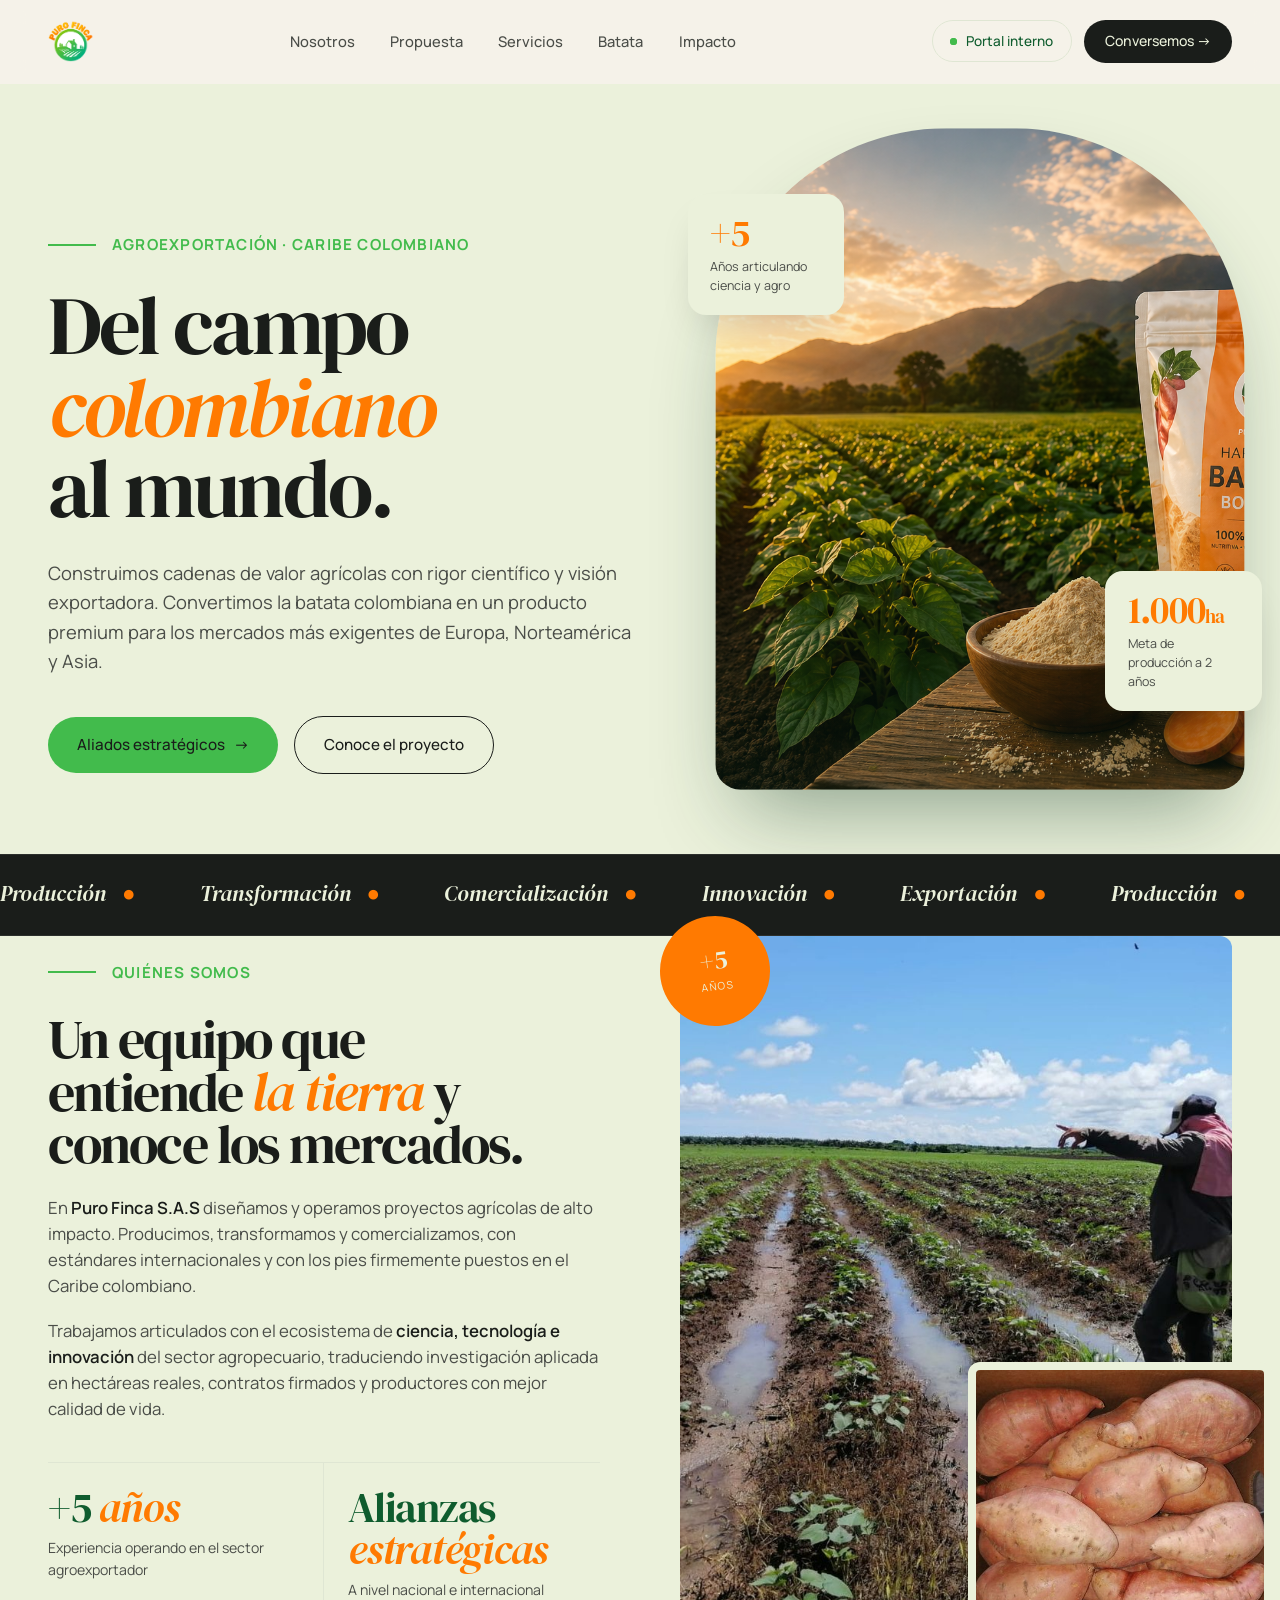
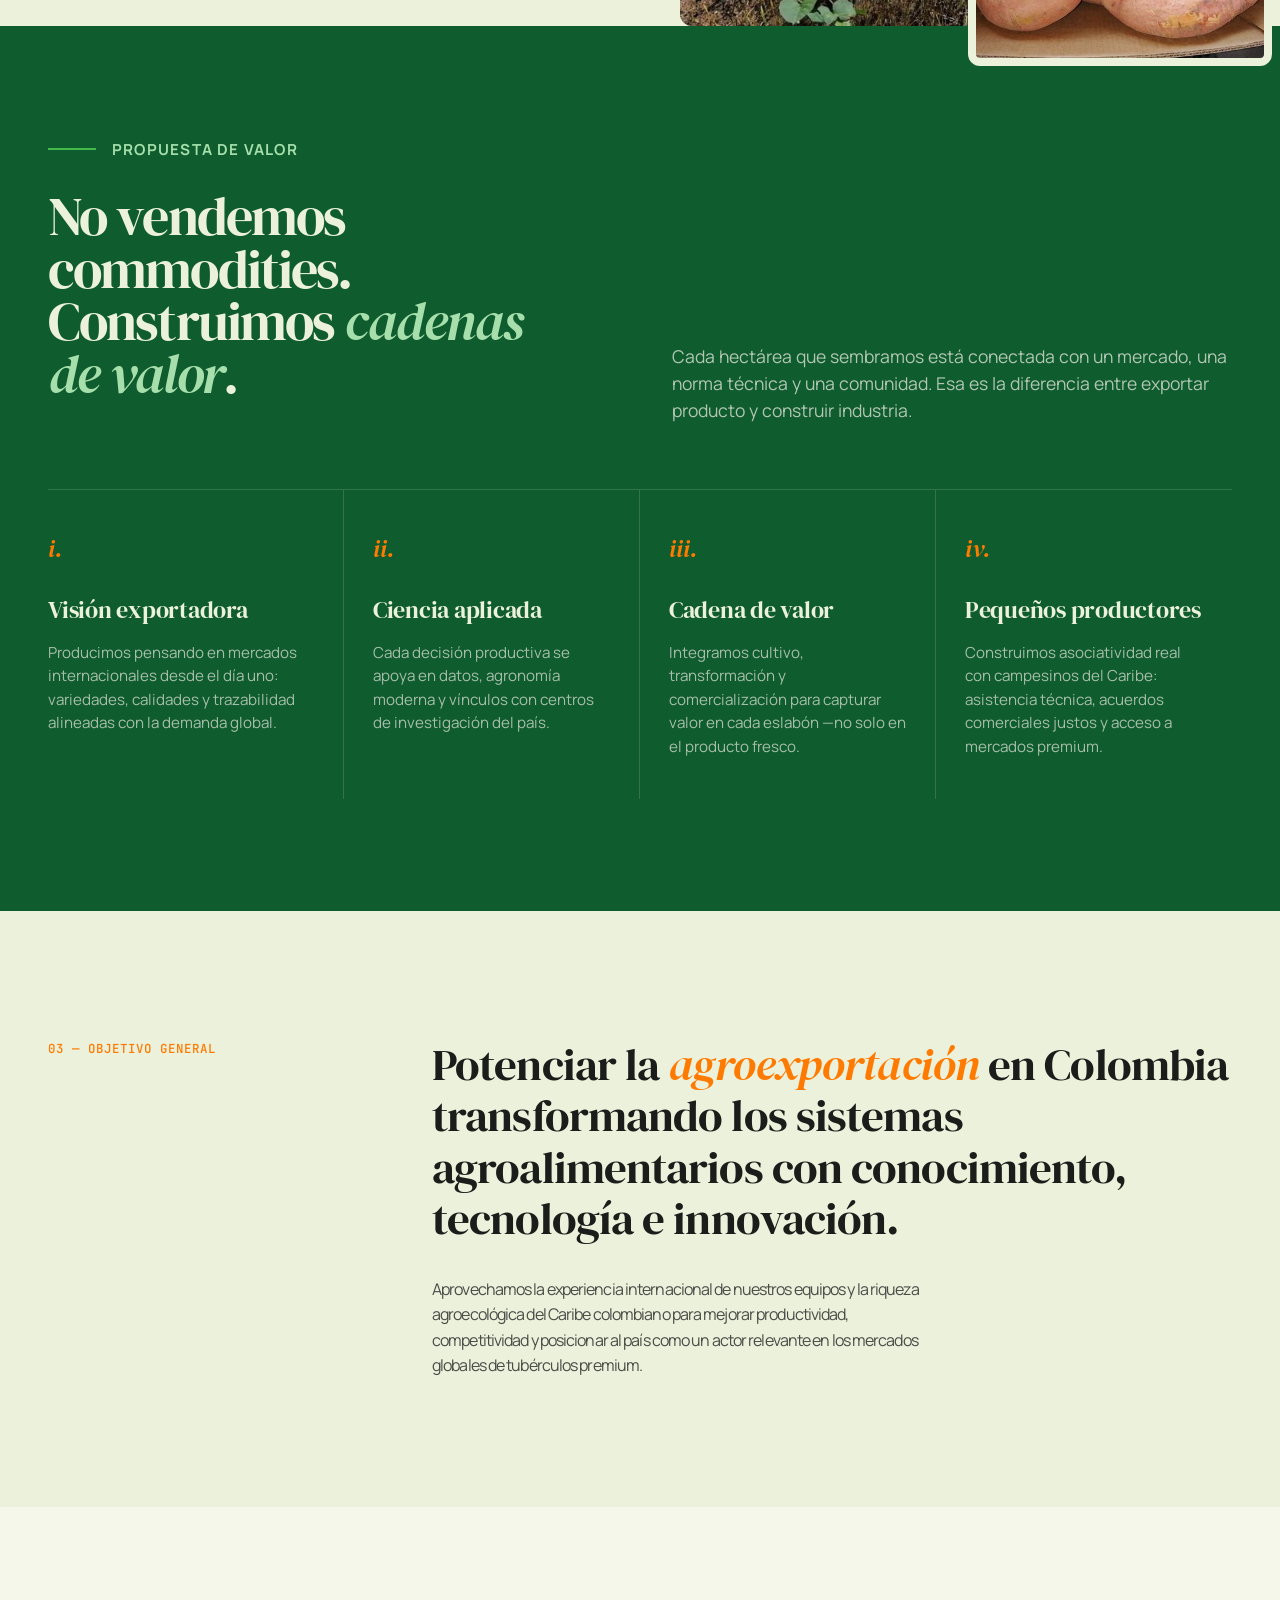
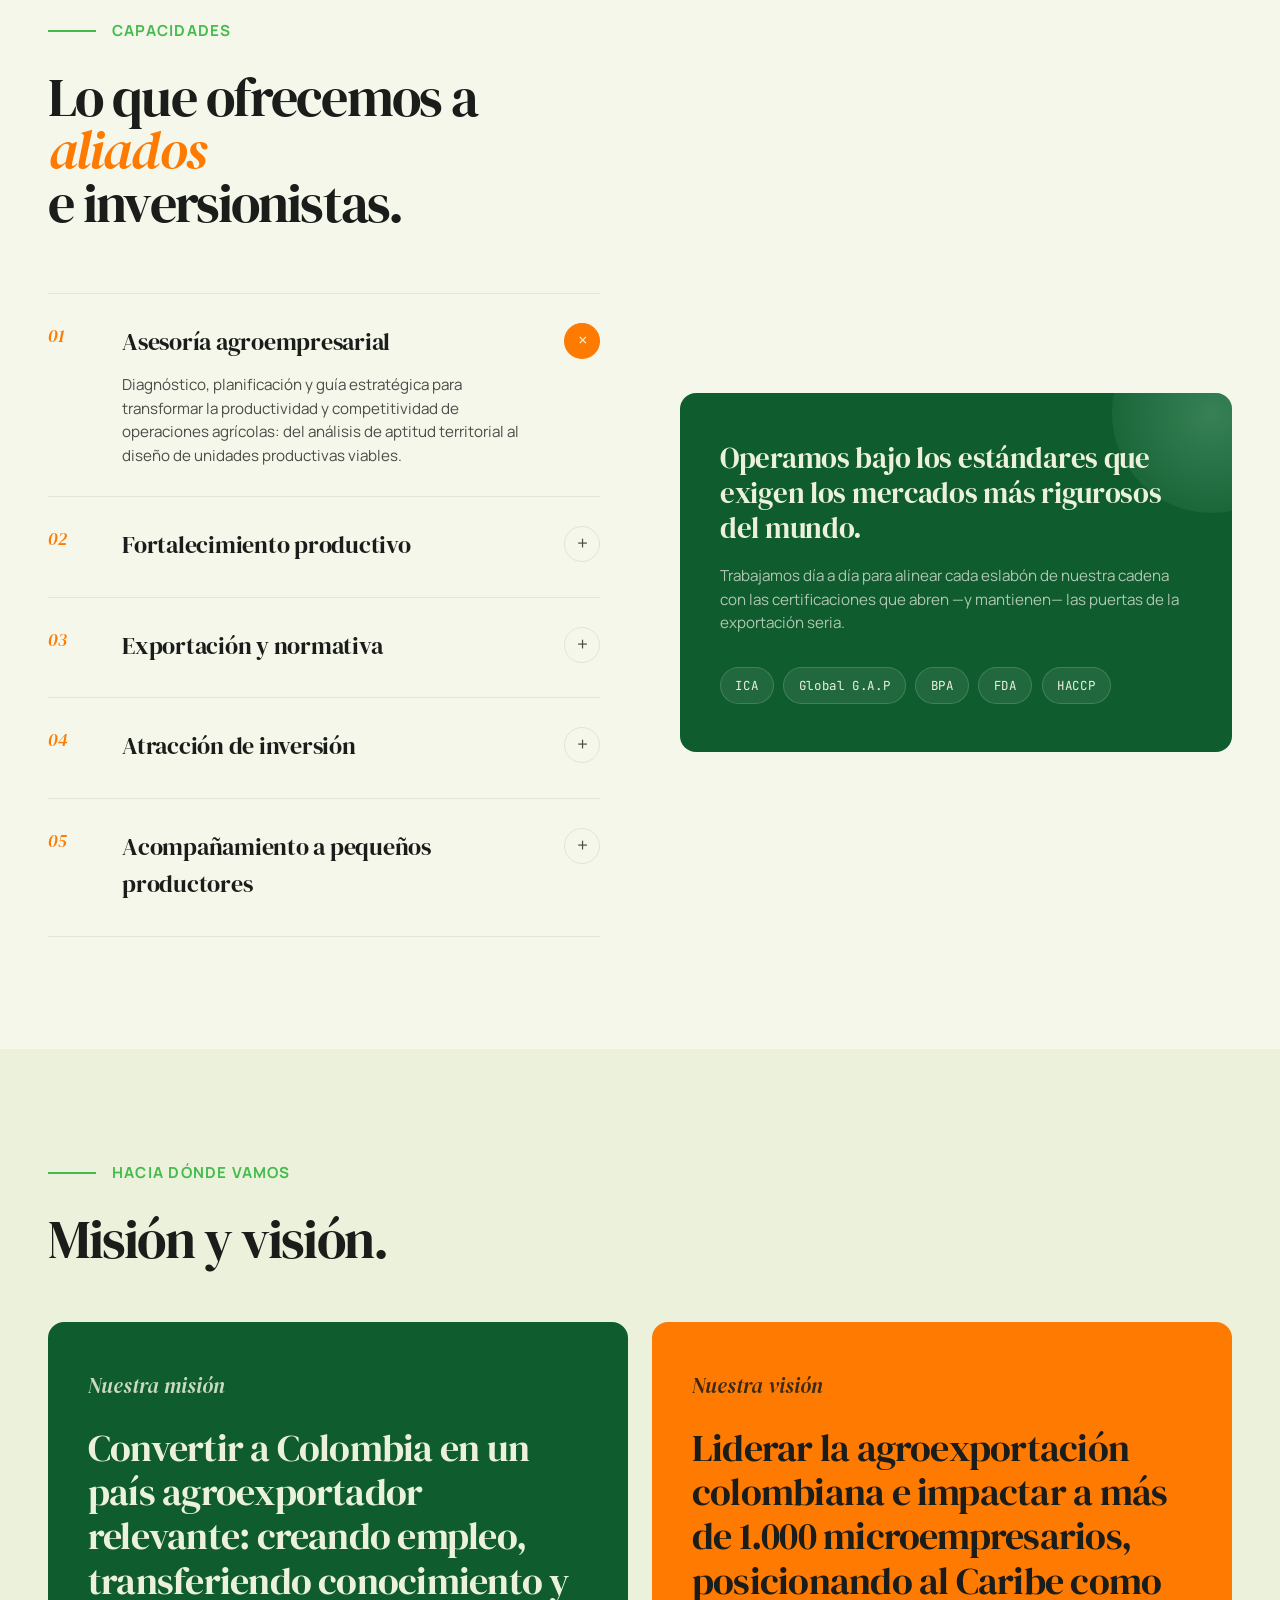
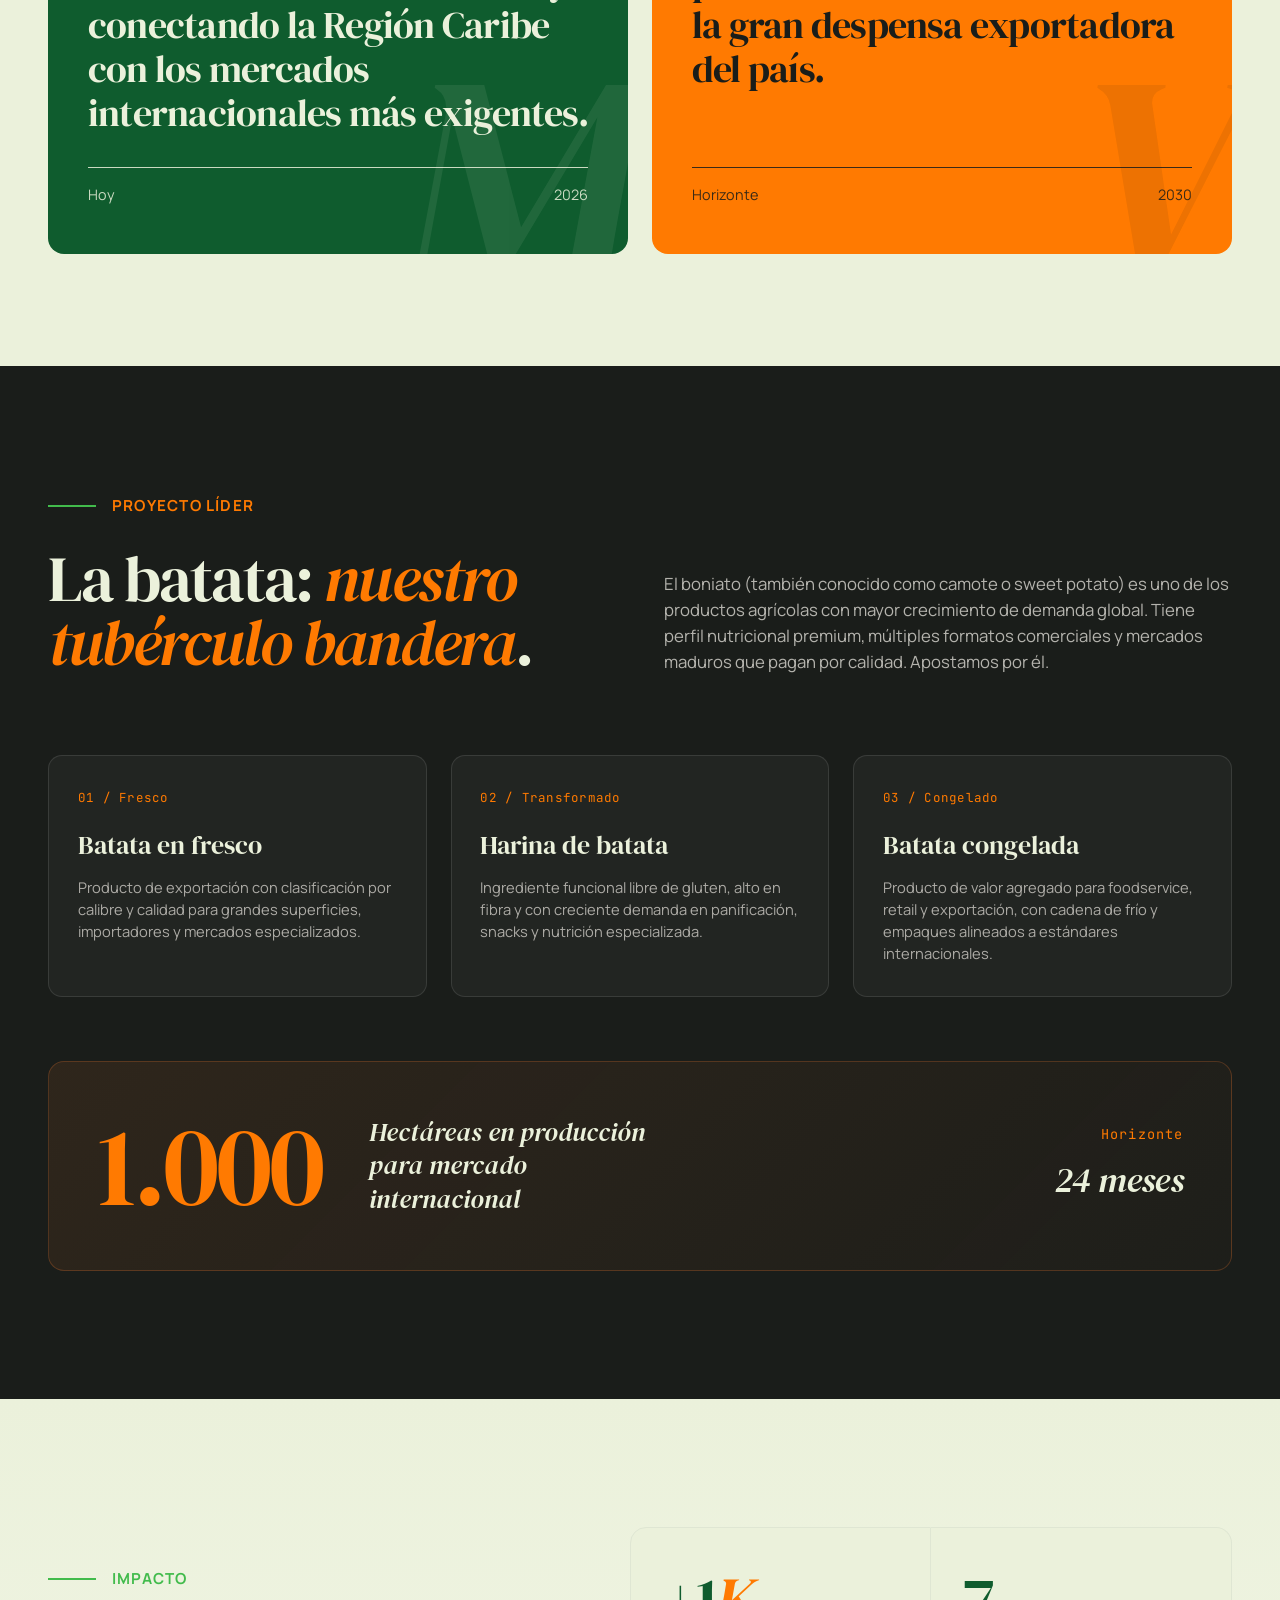
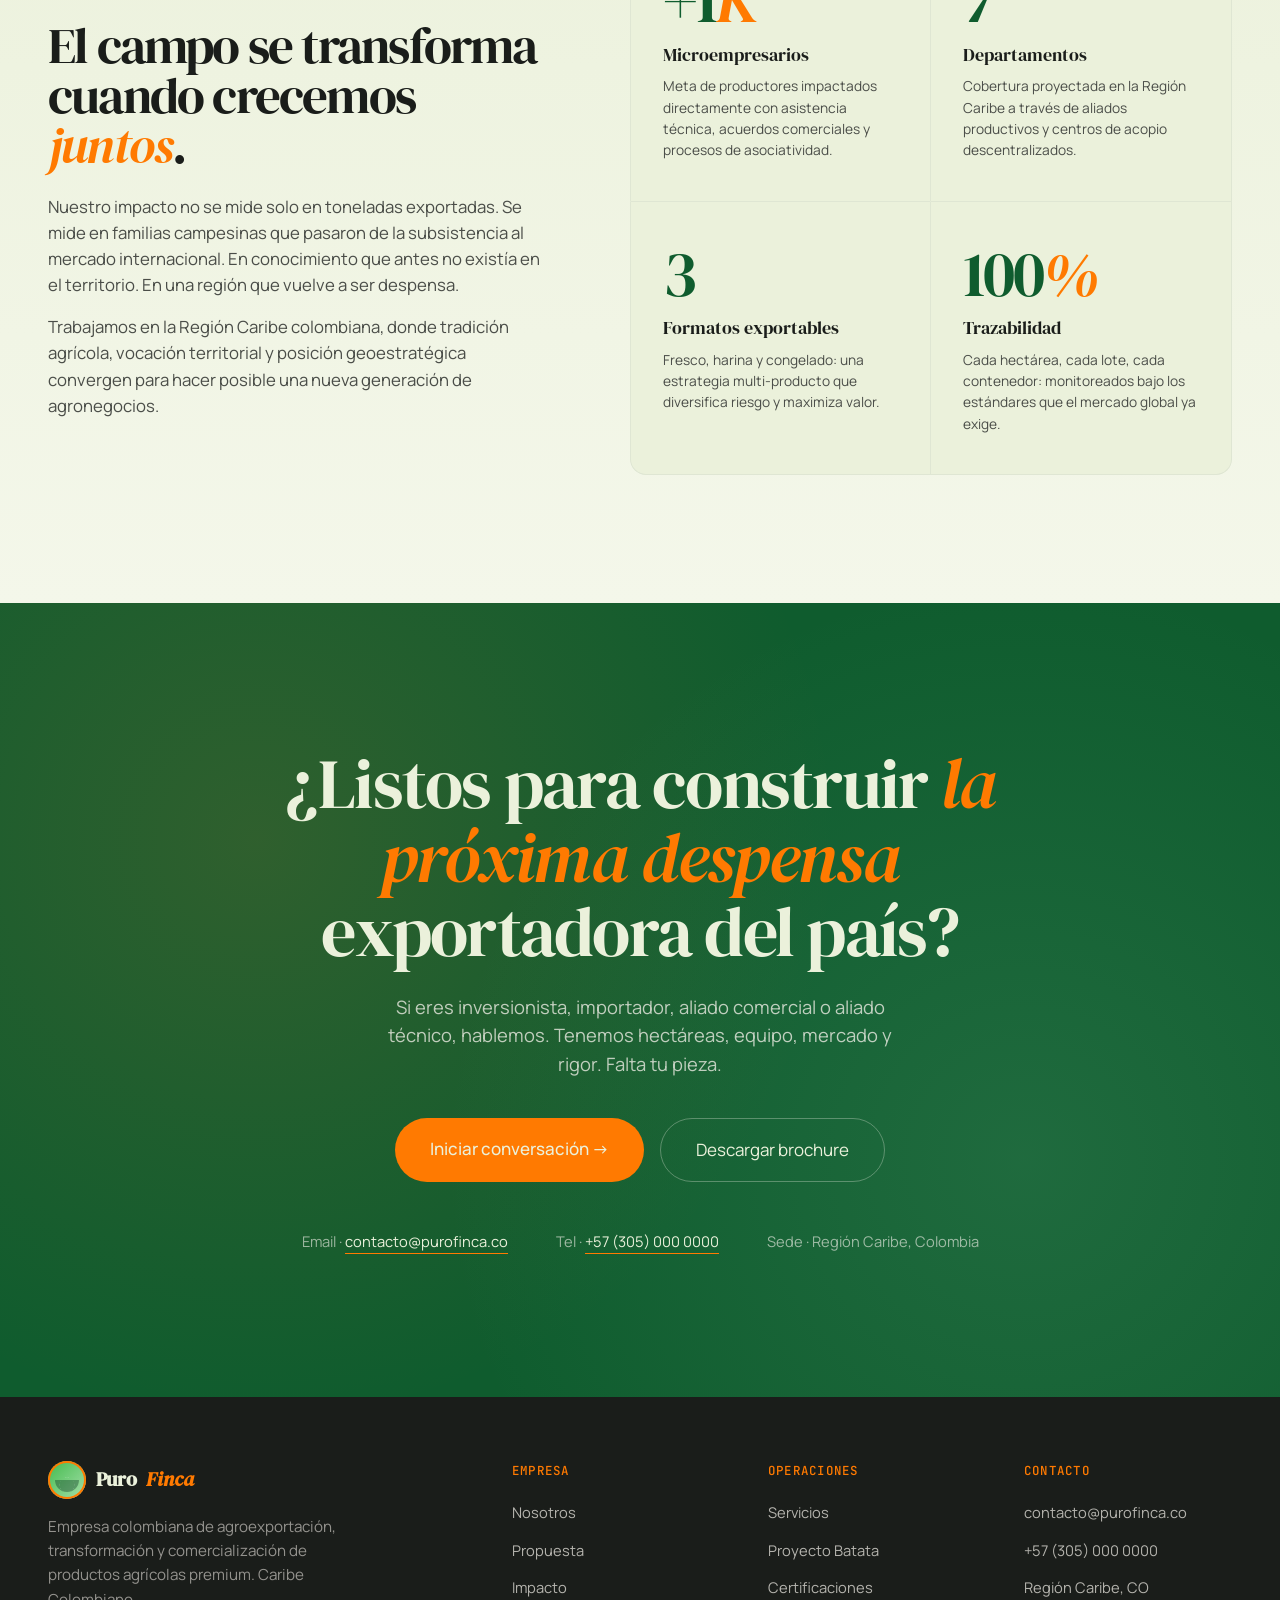
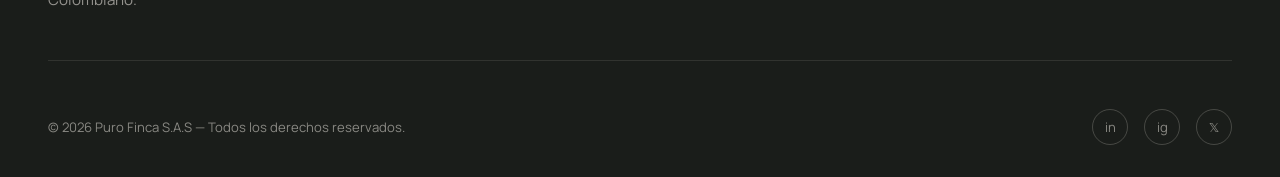
<file: index.html>
<!DOCTYPE html>
<html lang="es">
<head>
<meta charset="UTF-8" />
<meta name="viewport" content="width=device-width, initial-scale=1.0" />
<title>Puro Finca S.A.S — Agroexportación con propósito desde el Caribe colombiano</title>
<meta name="description" content="Puro Finca S.A.S: empresa colombiana líder en agroexportación. Producción, transformación y comercialización de batata (boniato) para mercados internacionales." />

<!-- Tipografías editoriales: Fraunces (display serif con personalidad) + Plus Jakarta Sans (sans humanista) -->
<link rel="preconnect" href="https://fonts.googleapis.com" />
<link rel="preconnect" href="https://fonts.gstatic.com" crossorigin />
<!-- <link href="https://fonts.googleapis.com/css2?family=Fraunces:ital,opsz,wght@0,9..144,300..900;1,9..144,300..900&family=Plus+Jakarta+Sans:wght@300;400;500;600;700&family=JetBrains+Mono:wght@400;500&display=swap" rel="stylesheet" /> -->
<link href="https://fonts.googleapis.com/css2?family=DM+Serif+Display:ital@0;1&family=Manrope:wght@400;500;600;700;800&family=JetBrains+Mono:wght@400;500;600&display=swap" rel="stylesheet" />

<style>
/* =========================================================
   RESET + VARIABLES
   ========================================================= */
*, *::before, *::after { box-sizing: border-box; margin: 0; padding: 0; }

:root {
  /* ========================
     VERDES (marca)
     ======================== */
  --green-primary: #1bb470;
  --green-deep:    #0f5c2e;
  --green-mid:     #42bb4c;
  --green-light:   #73c423;
  --green-soft:    #a6dfab;

  /* ========================
     NARANJAS (marca)
     ======================== */
  --orange-primary: #ff7a01;
  --orange-mid:     #ff9806;
  --orange-light:   #ffb506;
  --orange-soft:    #ffd07e;
  --orange:         var(--orange-primary);

  /* ========================
     NEUTROS
     ======================== */
  --cream:       #ebf1db;   /* del logo */
  --cream-soft:  #f4f7ea;   /* ajuste suave */
  --ink:         #1a1d1a;
  --ink-soft:    #4a4d48;
  --line:        #dfe6d3;

  --max: 1320px;
  --gutter: clamp(1.25rem, 4vw, 3rem);
  --ease: cubic-bezier(0.22, 1, 0.36, 1);
}

::selection {
  background: var(--orange-primary);
  color: white;
}



html { scroll-behavior: smooth; }

body {
  /* font-family: 'Plus Jakarta Sans', system-ui, sans-serif; */
  font-family: 'Manrope', system-ui, sans-serif;
  background: var(--cream);
  color: var(--ink);
  font-size: 17px;
  line-height: 1.55;
  -webkit-font-smoothing: antialiased;
  text-rendering: optimizeLegibility;
  overflow-x: hidden;
}

img { max-width: 100%; display: block; }
a { color: inherit; text-decoration: none; }
button { font: inherit; cursor: pointer; border: none; background: none; color: inherit; }

/* Tipografía display */
.display {
  font-family: 'DM Serif Display', Georgia, serif;
  font-weight: 400;
  letter-spacing: -0.035em;
  line-height: 0.98;
}
.display em { font-style: italic; font-variation-settings: "opsz" 144, "SOFT" 100; color: var(--orange-primary); }

.mono {
  font-family: 'JetBrains Mono', monospace;
  font-size: 0.78rem;
  letter-spacing: 0.08em;
  text-transform: uppercase;
  font-weight: 500;
}

.container { max-width: var(--max); margin: 0 auto; padding: 0 var(--gutter); }

/* =========================================================
   NAVBAR
   ========================================================= */
.nav {
  position: fixed; top: 0; left: 0; right: 0; z-index: 100;
  padding: 1.25rem 0;
  background: rgba(247, 243, 236, 0.85);
  backdrop-filter: blur(12px);
  -webkit-backdrop-filter: blur(12px);
  border-bottom: 1px solid transparent;
  transition: border-color .3s var(--ease);
}
.nav.scrolled { border-bottom-color: var(--line); }
.nav-inner { display: flex; align-items: center; justify-content: space-between; }

.logo {
  display: flex; align-items: center; gap: 0.6rem;
  font-family: 'DM Serif Display', Georgia, serif; font-weight: 600; font-size: 1.25rem;
  letter-spacing: -0.01em;
}
.logo-img {
  height: 42px;
  width: auto;
  object-fit: contain;
}
.logo-mark {
  width: 38px; height: 38px; border-radius: 50%;
  background: linear-gradient(135deg, var(--green-mid) 0%, var(--green-soft) 100%);
  position: relative; flex-shrink: 0;
  box-shadow: inset 0 0 0 2px var(--orange-primary);
}
.logo-mark::after {
  content: ""; position: absolute; inset: 7px;
  border-radius: 50%;
  background: radial-gradient(circle at 50% 70%, transparent 35%, rgba(255,255,255,0.15) 36%, transparent 37%),
              linear-gradient(180deg, transparent 50%, rgba(15,58,38,0.4) 50%);
}
.logo span:last-child { color: var(--orange-primary); font-style: italic; }

.nav-links { display: flex; gap: 2.2rem; align-items: center; }
.nav-links a { font-size: 0.92rem; font-weight: 500; color: var(--ink-soft); transition: color .2s; }
.nav-links a:hover { color: var(--orange-primary); }

.nav-cta {
  padding: 0.65rem 1.3rem; background: var(--ink); color: var(--cream);
  border-radius: 999px; font-size: 0.88rem; font-weight: 500;
  transition: transform .25s var(--ease), background .25s;
}
.nav-cta:hover { background: var(--orange-primary); transform: translateY(-1px); }

/* Acciones del nav (portal + cta) */
.nav-actions {
  display: flex;
  align-items: center;
  gap: 0.8rem;
}

/* Botón Portal Interno — estilo "secundario" con indicador de estado */
.nav-portal {
  display: inline-flex;
  align-items: center;
  gap: 0.55rem;
  padding: 0.6rem 1.1rem;
  font-size: 0.85rem;
  font-weight: 500;
  color: var(--green-deep);
  border: 1px solid var(--line);
  border-radius: 999px;
  transition: all .25s var(--ease);
  background: transparent;
}
.nav-portal:hover {
  border-color: var(--green-mid);
  background: rgba(45, 106, 79, 0.06);
  color: var(--green-mid);
}
.nav-portal:hover .portal-dot { background: var(--green-mid); }

.portal-dot {
  width: 7px; height: 7px;
  border-radius: 50%;
  background: var(--green-mid);
  position: relative;
  flex-shrink: 0;
}
/* Pulso suave para indicar "sistema activo" */
.portal-dot::after {
  content: "";
  position: absolute;
  inset: 0;
  border-radius: 50%;
  background: var(--green-mid);
  animation: pulse 4s ease-out infinite;
}
@keyframes pulse {
  0% { transform: scale(1); opacity: 0.6; }
  100% { transform: scale(2.5); opacity: 0; }
}

.menu-toggle { display: none; }

@media (max-width: 960px) {
  .nav-portal { display: inline-flex; }
}
@media (max-width: 860px) {
  .nav-links { display: none; }
  .menu-toggle { display: block; font-size: 1.5rem; color: var(--ink); }
  .nav-actions { gap: 0.5rem; }
  .nav-cta { padding: 0.55rem 1rem; font-size: 0.82rem; }
}

/* =========================================================
   HERO — split editorial layout
   ========================================================= */
.hero {
  padding: 9rem 0 5rem;
  position: relative;
  overflow: hidden;
}

/* Canvas de rayos animados — capa encima del fondo crema */
#heroCanvas {
  position: absolute;
  inset: 0;
  width: 100%;
  height: 100%;
  pointer-events: none;
  z-index: 0;
  mix-blend-mode: multiply;
  opacity: 0.55;
}

/* Asegurar que el contenido esté sobre el canvas */
.hero-grid {
  position: relative;
  z-index: 1;
  display: grid;
  grid-template-columns: 1.1fr 0.9fr;
  gap: 4rem;
  align-items: end;
}

.hero-eyebrow {
  display: inline-flex; align-items: center; gap: 0.7rem;
  margin-bottom: 1.8rem;
  color: var(--green-mid);
}
.hero-eyebrow::before {
  content: ""; width: 32px; height: 1px; background: var(--green-mid);
}

.hero h1 {
  font-size: clamp(2.8rem, 6.5vw, 5.4rem);
  margin-bottom: 1.8rem;
  color: var(--ink);
}
.hero h1 em { color: var(--orange-primary); }
.hero h1 .accent {
  display: inline-block;
  position: relative;
  color: var(--ink);
}
.hero h1 .accent::after {
  content: "";
  position: absolute;
  left: 0; right: 0; bottom: 0.08em;
  height: 0.18em;
  background: var(--orange-primary);
  z-index: -1;
  transform: scaleX(0);
  transform-origin: left;
  animation: underline 1.2s var(--ease) 0.8s forwards;
}
@keyframes underline { to { transform: scaleX(1); } }

.hero p.lead {
  font-size: 1.15rem;
  color: var(--ink-soft);
  max-width: 32em;
  margin-bottom: 2.5rem;
  line-height: 1.6;
}

.hero-ctas { display: flex; gap: 1rem; flex-wrap: wrap; align-items: center; }

.btn {
  display: inline-flex; align-items: center; gap: 0.6rem;
  padding: 1rem 1.8rem;
  border-radius: 999px;
  font-weight: 500;
  font-size: 0.95rem;
  transition: all .3s var(--ease);
  position: relative;
}
.btn-primary {
  background: var(--green-mid);
}
.btn-primary:hover {
  background: var(--orange-primary); transform: translateY(-2px);
  box-shadow: 0 12px 30px -10px rgba(201, 89, 17, 0.5);
}
.btn-ghost {
  color: var(--ink); border: 1px solid var(--ink);
}
.btn-ghost:hover { background: var(--ink); color: var(--cream); }
.btn .arrow { transition: transform .3s var(--ease); }
.btn:hover .arrow { transform: translateX(4px); }

/* Hero imagen — composición orgánica con stats flotando */
.hero-visual { 
  position: relative; 
  height: clamp(550px, 70vh, 780px); /* más grande */
}

.hero-img-main {
  position: absolute;
  inset: 0;
  border-radius: 220px 220px 24px 24px;
  background-image: url('./assets/imagenfondoweb.png');
  background-size: cover;
  background-position: center;
  box-shadow: 0 40px 80px -25px rgba(15, 58, 38, 0.45); /* más presencia */
  transform: scale(1.05); /* leve zoom */
}
/* Vignette suave verde en la imagen */
.hero-img-main::after {
  content: ""; position: absolute; inset: 0;
  border-radius: inherit;
  background: linear-gradient(180deg, transparent 50%, rgba(15, 58, 38, 0.25) 100%);
}

.hero-stat {
  position: absolute;
  background: var(--cream);
  padding: 1.2rem 1.4rem;
  border-radius: 18px;
  box-shadow: 0 20px 40px -15px rgba(0,0,0,0.18);
  z-index: 2;
}
.hero-stat-1 { top: 8%; left: -8%; }
.hero-stat-2 { bottom: 10%; right: -6%; }

.hero-stat .num {
  font-family: 'DM Serif Display', Georgia, serif;
  font-size: 2.4rem; font-weight: 500; color: var(--orange-primary);
  letter-spacing: -0.02em; line-height: 1;
}
.hero-stat .lbl { font-size: 0.78rem; color: var(--ink-soft); margin-top: 0.3rem; max-width: 14ch; }

/* Decorativo: eliminado — el canvas lo reemplaza */

@media (max-width: 960px) {
  .hero { padding: 7rem 0 3rem; }
  .hero-grid { grid-template-columns: 1fr; gap: 3rem; }
  .hero-visual { height: 60vw; min-height: 380px; }
  .hero-stat-1 { left: 4%; }
  .hero-stat-2 { right: 4%; }
}

/* =========================================================
   MARQUEE — barra de credenciales
   ========================================================= */
.marquee {
  background: var(--ink);
  color: var(--cream);
  overflow: hidden;
  padding: 1.4rem 0;
  border-top: 1px solid rgba(255,255,255,0.08);
  border-bottom: 1px solid rgba(255,255,255,0.08);
}
.marquee-track {
  display: flex;
  gap: 4rem;
  animation: scroll 70s linear infinite;
  white-space: nowrap;
  width: max-content;
}
.marquee-item {
  display: inline-flex; align-items: center; gap: 1rem;
  font-family: 'DM Serif Display', Georgia, serif;
  font-size: 1.4rem;
  font-style: italic;
  font-weight: 300;
}
.marquee-item .dot { color: var(--orange); font-style: normal; }
@keyframes scroll {
  to { transform: translateX(-50%); }
}

/* =========================================================
   SECCIÓN: NOSOTROS
   ========================================================= */
section { padding: 7rem 0; position: relative; }
section.tight { padding: 5rem 0; }

.section-label {
  display: flex;
  align-items: center;
  gap: 1rem;

  margin-bottom: 1.8rem;

  font-size: 0.95rem;
  font-weight: 700;
  letter-spacing: 0.08em;
  text-transform: uppercase;

  color: var(--green-mid);
}

/* Línea más gruesa y más larga */
.section-label::before {
  content: "";
  width: 48px;     /* antes 24px */
  height: 2px;     /* antes 1px */
  background: var(--green-mid);
}

.section-title {
  font-size: clamp(2rem, 4.2vw, 3.4rem);
  max-width: 18ch;
  margin-bottom: 1.5rem;
}

.about-grid {
  display: grid;
  grid-template-columns: 1fr 1fr;
  gap: 5rem;
  align-items: center;
}

.about-text p {
  color: var(--ink-soft); margin-bottom: 1.2rem; font-size: 1.05rem;
}
.about-text p strong { color: var(--ink); font-weight: 600; }

.about-stats {
  display: grid; grid-template-columns: repeat(2, 1fr);
  gap: 0; margin-top: 2.5rem;
  border-top: 1px solid var(--line);
}
.about-stat {
  padding: 1.5rem 1rem 0 0;
  border-right: 1px solid var(--line);
}
.about-stat:last-child { border-right: none; padding-left: 1.5rem; padding-right: 0; }
.about-stat .num {
  font-family: 'DM Serif Display', Georgia, serif;
  font-size: 2.6rem; line-height: 1;
  letter-spacing: -0.03em;
  color: var(--green-deep);
}
.about-stat .num em { color: var(--orange-primary); font-style: italic; }
.about-stat .desc { font-size: 0.88rem; color: var(--ink-soft); margin-top: 0.5rem; }

.about-visual {
  position: relative;
  aspect-ratio: 4/5;
}
.about-visual .img-main {
  position: absolute; inset: 0;
  background-image: url('./assets/agricultor-campo.jpg');
  background-size: cover; background-position: center;
  border-radius: 12px;
  z-index: 1;
}
.about-visual .img-secondary {
  position: absolute;
  bottom: -40px; right: -40px;
  width: 55%; aspect-ratio: 1;
  background-image: url('./assets/boniatos-fresco.jpg');
  background-size: cover; background-position: center;
  border-radius: 12px;
  z-index: 2;
  border: 8px solid var(--cream);
}
.about-visual .badge {
  position: absolute;
  top: -20px; left: -20px;
  background: var(--orange);
  color: var(--cream);
  padding: 1rem 1.3rem;
  border-radius: 50%;
  width: 110px; height: 110px;
  display: flex; flex-direction: column; align-items: center; justify-content: center;
  text-align: center;
  z-index: 3;
  font-family: 'DM Serif Display', Georgia, serif;
  transform: rotate(-8deg);
}
.about-visual .badge .yr { font-size: 1.6rem; line-height: 1; font-weight: 500; }
.about-visual .badge .lbl { font-size: 0.65rem; text-transform: uppercase; letter-spacing: 0.1em; margin-top: 0.3rem; font-family: 'Manrope', system-ui, sans-serif; }

@media (max-width: 860px) {
  .about-grid { grid-template-columns: 1fr; gap: 3rem; }
  .about-visual { max-width: 480px; margin: 0 auto; }
  .about-visual .img-secondary { right: 0; bottom: -30px; }
}

/* =========================================================
   PROPUESTA DE VALOR — pillars
   ========================================================= */
.pillars-section {
  background: var(--green-deep);
  color: var(--cream);
}
.pillars-section .section-label { color: var(--green-soft); }
.pillars-section .section-title em { color: var(--green-soft); }

.pillars-header {
  display: grid; grid-template-columns: 1fr 1fr; gap: 4rem; align-items: end;
  margin-bottom: 4rem;
}
.pillars-header p {
  color: rgba(247, 243, 236, 0.7);
  font-size: 1.1rem;
  max-width: 36em;
}

.pillars-grid {
  display: grid;
  grid-template-columns: repeat(4, 1fr);
  gap: 0;
  border-top: 1px solid rgba(247, 243, 236, 0.15);
}
.pillar {
  padding: 2.5rem 1.8rem 2.5rem 0;
  border-right: 1px solid rgba(247, 243, 236, 0.15);
  position: relative;
  transition: background .3s var(--ease);
}
.pillar:not(:first-child) { padding-left: 1.8rem; }
.pillar:last-child { border-right: none; }
.pillar:hover { background: rgba(255, 255, 255, 0.03); }

.pillar-num {
  font-family: 'DM Serif Display', Georgia, serif;
  font-style: italic;
  color: var(--orange);
  font-size: 1.5rem;
  margin-bottom: 1.5rem;
}
.pillar-icon {
  width: 44px; height: 44px;
  margin-bottom: 1.5rem;
  color: var(--green-soft);
}
.pillar h3 {
  font-family: 'DM Serif Display', Georgia, serif;
  font-size: 1.5rem;
  font-weight: 500;
  margin-bottom: 0.8rem;
  letter-spacing: -0.01em;
}
.pillar p {
  font-size: 0.95rem;
  color: rgba(247, 243, 236, 0.65);
  line-height: 1.55;
}

@media (max-width: 960px) {
  .pillars-header { grid-template-columns: 1fr; gap: 1.5rem; }
  .pillars-grid { grid-template-columns: 1fr 1fr; }
  .pillar { padding: 2rem 1.5rem 2rem 0 !important; border-right: 1px solid rgba(247, 243, 236, 0.15); border-bottom: 1px solid rgba(247, 243, 236, 0.15); }
  .pillar:nth-child(2n) { border-right: none; padding-right: 0 !important; }
  .pillar:nth-child(odd):not(:first-child) { padding-left: 0 !important; }
  .pillar:nth-child(2):not(:nth-child(1)) { padding-left: 1.5rem !important; }
}
@media (max-width: 560px) {
  .pillars-grid { grid-template-columns: 1fr; }
  .pillar { padding: 2rem 0 !important; border-right: none !important; }
}

/* =========================================================
   OBJETIVO — sección con cita gigante
   ========================================================= */
.objective-section { padding: 8rem 0; }
.objective-grid { display: grid; grid-template-columns: 0.4fr 1fr; gap: 4rem; align-items: start; }
.objective-side .mono { color: var(--orange-primary); }
.objective-quote {
  font-family: 'DM Serif Display', Georgia, serif;
  font-size: clamp(1.8rem, 3.5vw, 3rem);
  line-height: 1.15;
  letter-spacing: -0.02em;
  color: var(--ink);
}
.objective-quote em {
  font-style: italic;
  background: linear-gradient(105deg, var(--orange-primary) 0%, var(--orange-primary) 100%);
  -webkit-background-clip: text; background-clip: text;
  -webkit-text-fill-color: transparent;
}
.objective-quote .small {
  display: block; margin-top: 2rem;
  font-family: 'Manrope', system-ui, sans-serif;
  font-size: 1rem; line-height: 1.6; color: var(--ink-soft);
  max-width: 50ch;
}

@media (max-width: 760px) {
  .objective-grid { grid-template-columns: 1fr; gap: 2rem; }
}

/* =========================================================
   SERVICIOS — accordion / lista numerada
   ========================================================= */
.services-section { background: var(--cream-soft); }
.services-grid { display: grid; grid-template-columns: 1fr 1fr; gap: 5rem; align-items: start; }

.services-list { border-top: 1px solid var(--line); }

.service-item {
  border-bottom: 1px solid var(--line);
  padding: 1.8rem 0;
  display: grid;
  grid-template-columns: 50px 1fr auto;
  gap: 1.5rem;
  align-items: start;
  cursor: pointer;
  transition: padding .3s var(--ease);
}
.service-item:hover { padding-left: 0.5rem; }
.service-num {
  font-family: 'DM Serif Display', Georgia, serif; font-style: italic;
  color: var(--orange-primary); font-size: 1.1rem;
}
.service-content h3 {
  font-family: 'DM Serif Display', Georgia, serif;
  font-size: 1.5rem; font-weight: 500;
  letter-spacing: -0.01em;
  margin-bottom: 0.3rem;
}
.service-content p {
  font-size: 0.95rem; color: var(--ink-soft);
  max-height: 0; overflow: hidden;
  transition: max-height .4s var(--ease), margin-top .3s var(--ease);
}
.service-item.active .service-content p {
  max-height: 200px;
  margin-top: 0.8rem;
}
.service-toggle {
  width: 36px; height: 36px;
  border-radius: 50%;
  border: 1px solid var(--line);
  display: flex; align-items: center; justify-content: center;
  flex-shrink: 0;
  transition: all .3s var(--ease);
  font-size: 1.2rem; color: var(--ink-soft);
}
.service-item.active .service-toggle {
  background: var(--orange-primary); color: var(--cream); border-color: var(--orange-primary);
  transform: rotate(45deg);
}

.services-side {
  position: sticky; top: 100px;
  background: var(--green-deep);
  color: var(--cream);
  padding: 3rem 2.5rem;
  border-radius: 16px;
  position: relative;
  overflow: hidden;
}
.services-side::before {
  content: "";
  position: absolute;
  width: 200px; height: 200px;
  background: radial-gradient(circle, rgba(149, 213, 178, 0.3), transparent);
  top: -80px; right: -80px;
  border-radius: 50%;
}
.services-side h4 {
  font-family: 'DM Serif Display', Georgia, serif;
  font-size: 1.8rem; font-weight: 400;
  letter-spacing: -0.01em;
  line-height: 1.2;
  margin-bottom: 1.2rem;
  position: relative;
}
.services-side p {
  color: rgba(247, 243, 236, 0.7);
  font-size: 0.95rem; margin-bottom: 2rem;
  position: relative;
}
.services-side .certs {
  display: flex; flex-wrap: wrap; gap: 0.6rem;
  position: relative;
}
.services-side .cert {
  padding: 0.5rem 0.9rem;
  background: rgba(255,255,255,0.08);
  border: 1px solid rgba(255,255,255,0.15);
  border-radius: 999px;
  font-size: 0.78rem;
  font-family: 'JetBrains Mono', monospace;
  letter-spacing: 0.05em;
}

@media (max-width: 960px) {
  .services-grid { grid-template-columns: 1fr; gap: 3rem; }
  .services-side { position: static; }
}

/* =========================================================
   MISION + VISION — split asimétrico
   ========================================================= */
.mv-section { padding: 7rem 0; }
.mv-grid {
  display: grid;
  grid-template-columns: 1fr 1fr;
  gap: 1.5rem;
  align-items: stretch; /* Asegura que ambas tarjetas tengan la misma altura */
}
.mv-card {
  padding: 3rem 2.5rem;
  border-radius: 16px;
  position: relative;
  overflow: hidden;

  display: flex;
  flex-direction: column;
  justify-content: space-between; 

  height: 100%; 

  min-height: 420px;

  transition: transform .4s var(--ease);
}
.mv-card:hover { transform: translateY(-6px); }

.mv-card.mision {
  background: var(--green-deep);
  color: var(--cream);
}
.mv-card.vision {
  background: var(--orange-primary);
}
.mv-card .label {
  font-family: 'DM Serif Display', Georgia, serif;
  font-style: italic;
  font-size: 1.3rem;
  margin-bottom: 1.5rem;
  opacity: 0.85;
}
.mv-card h3 {
  font-family: 'DM Serif Display', Georgia, serif;
  font-size: clamp(1.8rem, 3vw, 2.4rem);
  font-weight: 400;
  line-height: 1.15;
  letter-spacing: -0.02em;
  margin-bottom: auto;
}
.mv-card .footer-bit {
  margin-top: 2rem;
  font-size: 0.9rem;
  opacity: 0.85;
  border-top: 1px solid currentColor;
  padding-top: 1rem;
  display: flex; justify-content: space-between;
}
.mv-card .deco {
  position: absolute;
  font-family: 'DM Serif Display', Georgia, serif;
  font-size: 18rem; line-height: 1;
  font-style: italic;
  bottom: -4rem; right: -1rem;
  opacity: 0.08;
  pointer-events: none;
}

@media (max-width: 760px) {
  .mv-grid { grid-template-columns: 1fr; }
  .mv-card.vision { margin-top: 0; }
}

/* =========================================================
   PROYECTO LÍDER — BATATA
   ========================================================= */
.project-section {
  background: var(--ink);
  color: var(--cream);
  padding: 8rem 0;
  position: relative;
  overflow: hidden;
}
.project-section .section-label { color: var(--orange); }

.project-header {
  display: grid; grid-template-columns: 1fr 1fr; gap: 3rem; align-items: end;
  margin-bottom: 5rem;
}
.project-header h2 {
  font-size: clamp(2.4rem, 5vw, 4.5rem);
  font-family: 'DM Serif Display', Georgia, serif;
  font-weight: 400;
  line-height: 1;
  letter-spacing: -0.03em;
}
.project-header h2 em {
  color: var(--orange);
  font-style: italic;
  font-variation-settings: "opsz" 144, "SOFT" 100;
}
.project-header p {
  color: rgba(247, 243, 236, 0.7);
  font-size: 1.05rem;
  max-width: 36em;
}

.project-formats {
  display: grid;
  grid-template-columns: repeat(3, 1fr);
  gap: 1.5rem;
  margin-bottom: 4rem;
}
.format-card {
  background: rgba(255,255,255,0.04);
  border: 1px solid rgba(255,255,255,0.1);
  border-radius: 14px;
  padding: 2rem 1.8rem;
  transition: all .3s var(--ease);
  position: relative;
  overflow: hidden;
}
.format-card:hover {
  background: rgba(232, 116, 44, 0.08);
  border-color: var(--orange);
  transform: translateY(-4px);
}
.format-card .num {
  font-family: 'JetBrains Mono', monospace;
  font-size: 0.78rem;
  color: var(--orange);
  letter-spacing: 0.1em;
  margin-bottom: 1.2rem;
}
.format-card h4 {
  font-family: 'DM Serif Display', Georgia, serif;
  font-size: 1.6rem;
  font-weight: 500;
  margin-bottom: 0.6rem;
}
.format-card p {
  font-size: 0.92rem;
  color: rgba(247, 243, 236, 0.65);
  line-height: 1.5;
}

.project-target {
  display: grid;
  grid-template-columns: auto 1fr auto;
  gap: 3rem;
  align-items: center;
  padding: 3rem;
  background: linear-gradient(135deg, rgba(232, 116, 44, 0.1), rgba(232, 116, 44, 0.02));
  border: 1px solid rgba(232, 116, 44, 0.25);
  border-radius: 16px;
}
.project-target .big {
  font-family: 'DM Serif Display', Georgia, serif;
  font-size: clamp(4rem, 9vw, 7rem);
  font-weight: 500;
  line-height: 1;
  letter-spacing: -0.03em;
  color: var(--orange);
}
.project-target .desc {
  font-family: 'DM Serif Display', Georgia, serif;
  font-size: 1.6rem;
  font-style: italic;
  font-weight: 300;
  line-height: 1.3;
  max-width: 22ch;
}
.project-target .timeline {
  font-family: 'JetBrains Mono', monospace;
  font-size: 0.85rem;
  color: var(--orange);
  text-align: right;
  letter-spacing: 0.08em;
}
.project-target .timeline strong {
  display: block;
  font-family: 'DM Serif Display', Georgia, serif;
  font-size: 2.2rem;
  font-weight: 400;
  font-style: italic;
  color: var(--cream);
  margin-top: 0.5rem;
  letter-spacing: -0.02em;
}

@media (max-width: 860px) {
  .project-header { grid-template-columns: 1fr; gap: 2rem; }
  .project-formats { grid-template-columns: 1fr; }
  .project-target { grid-template-columns: 1fr; gap: 1.5rem; text-align: left; padding: 2rem; }
  .project-target .timeline { text-align: left; }
}

/* =========================================================
   IMPACTO
   ========================================================= */
.impact-section {
  padding: 8rem 0;
  background: linear-gradient(180deg, var(--cream) 0%, var(--cream-soft) 100%);
}
.impact-grid {
  display: grid; grid-template-columns: 1fr 1.2fr; gap: 5rem; align-items: center;
}
.impact-text h2 { font-size: clamp(2rem, 4vw, 3.2rem); margin-bottom: 1.5rem; }
.impact-text p {
  color: var(--ink-soft);
  font-size: 1.05rem;
  margin-bottom: 1rem;
  max-width: 38em;
}

.impact-numbers {
  display: grid;
  grid-template-columns: 1fr 1fr;
  gap: 0;
}
.impact-num {
  padding: 2.5rem 2rem;
  position: relative;
  border: 1px solid var(--line);
  background: var(--cream);
  transition: all .3s var(--ease);
}
.impact-num:hover {
  background: var(--ink); color: var(--cream);
  transform: scale(1.02); z-index: 2;
}
.impact-num:nth-child(1) { border-radius: 16px 0 0 0; }
.impact-num:nth-child(2) { border-radius: 0 16px 0 0; border-left: none; }
.impact-num:nth-child(3) { border-radius: 0 0 0 16px; border-top: none; }
.impact-num:nth-child(4) { border-radius: 0 0 16px 0; border-top: none; border-left: none; }

.impact-num .figure {
  font-family: 'DM Serif Display', Georgia, serif;
  font-size: clamp(2.6rem, 5vw, 4rem);
  line-height: 1;
  letter-spacing: -0.03em;
  color: var(--green-deep);
  transition: color .3s;
  margin-bottom: 0.6rem;
}
.impact-num:hover .figure { color: var(--orange); }
.impact-num .figure em { font-style: italic; color: var(--orange-primary); }
.impact-num h4 {
  font-family: 'DM Serif Display', Georgia, serif;
  font-size: 1.1rem;
  font-weight: 500;
  margin-bottom: 0.4rem;
}
.impact-num p {
  font-size: 0.86rem;
  color: var(--ink-soft);
  transition: color .3s;
}
.impact-num:hover p { color: rgba(247, 243, 236, 0.7); }

@media (max-width: 860px) {
  .impact-grid { grid-template-columns: 1fr; gap: 3rem; }
}

/* =========================================================
   CTA FINAL
   ========================================================= */
.cta-section {
  padding: 9rem 0;
  position: relative;
  overflow: hidden;
  background: var(--green-deep);
  color: var(--cream);
}
.cta-section::before {
  content: "";
  position: absolute;
  inset: 0;
  background-image:
    radial-gradient(circle at 20% 30%, rgba(232, 116, 44, 0.15), transparent 50%),
    radial-gradient(circle at 80% 70%, rgba(149, 213, 178, 0.12), transparent 50%);
}

.cta-inner {
  position: relative;
  max-width: 880px;
  margin: 0 auto;
  text-align: center;
}
.cta-inner h2 {
  font-family: 'DM Serif Display', Georgia, serif;
  font-size: clamp(2.4rem, 5.5vw, 4.5rem);
  font-weight: 400;
  line-height: 1.05;
  letter-spacing: -0.025em;
  margin-bottom: 1.5rem;
}
.cta-inner h2 em {
  font-style: italic;
  color: var(--orange);
}
.cta-inner p {
  font-size: 1.15rem;
  color: rgba(247, 243, 236, 0.75);
  margin-bottom: 2.5rem;
  max-width: 50ch;
  margin-left: auto; margin-right: auto;
}
.cta-buttons {
  display: flex; gap: 1rem; justify-content: center; flex-wrap: wrap;
  margin-bottom: 3rem;
}
.btn-cta-primary {
  background: var(--orange); color: var(--cream);
  padding: 1.1rem 2.2rem;
  border-radius: 999px;
  font-weight: 500;
}
.btn-cta-primary:hover {
  background: var(--cream); color: var(--ink);
  transform: translateY(-2px);
  box-shadow: 0 12px 30px -10px rgba(0,0,0,0.3);
}
.btn-cta-ghost {
  border: 1px solid rgba(247, 243, 236, 0.3);
  color: var(--cream);
  padding: 1.1rem 2.2rem;
  border-radius: 999px;
}
.btn-cta-ghost:hover {
  border-color: var(--cream); background: rgba(247, 243, 236, 0.05);
}

.cta-channels {
  display: flex; gap: 3rem; justify-content: center; flex-wrap: wrap;
  font-size: 0.92rem;
  color: rgba(247, 243, 236, 0.6);
}
.cta-channels a { color: var(--cream); border-bottom: 1px solid var(--orange); padding-bottom: 2px; }

/* =========================================================
   FOOTER
   ========================================================= */
.footer {
  background: var(--ink);
  color: var(--cream);
  padding: 4rem 0 2rem;
}
.footer-grid {
  display: grid;
  grid-template-columns: 2fr 1fr 1fr 1fr;
  gap: 3rem;
  margin-bottom: 3rem;
  padding-bottom: 3rem;
  border-bottom: 1px solid rgba(247, 243, 236, 0.1);
}
.footer-brand .logo { color: var(--cream); margin-bottom: 1rem; }
.footer-brand p {
  color: rgba(247, 243, 236, 0.55);
  font-size: 0.95rem;
  line-height: 1.6;
  max-width: 32ch;
}
.footer-col h5 {
  font-family: 'JetBrains Mono', monospace;
  font-size: 0.78rem;
  font-weight: 500;
  letter-spacing: 0.1em;
  text-transform: uppercase;
  color: var(--orange);
  margin-bottom: 1.2rem;
}
.footer-col ul { list-style: none; }
.footer-col li { margin-bottom: 0.7rem; }
.footer-col a {
  color: rgba(247, 243, 236, 0.7);
  font-size: 0.92rem;
  transition: color .2s;
}
.footer-col a:hover { color: var(--orange); }

.footer-bottom {
  display: flex; justify-content: space-between; align-items: center;
  flex-wrap: wrap; gap: 1rem;
  font-size: 0.82rem;
  color: rgba(247, 243, 236, 0.5);
}
.footer-socials { display: flex; gap: 1rem; }
.footer-socials a {
  width: 36px; height: 36px;
  border: 1px solid rgba(247, 243, 236, 0.2);
  border-radius: 50%;
  display: flex; align-items: center; justify-content: center;
  transition: all .25s;
}
.footer-socials a:hover { background: var(--orange); border-color: var(--orange); }

@media (max-width: 760px) {
  .footer-grid { grid-template-columns: 1fr 1fr; gap: 2rem; }
}
@media (max-width: 480px) {
  .footer-grid { grid-template-columns: 1fr; }
}

/* =========================================================
   ANIMATIONS — reveal on scroll
   ========================================================= */
.reveal {
  opacity: 0;
  transform: translateY(30px);
  transition: opacity 1s var(--ease), transform 1s var(--ease);
}
.reveal.in {
  opacity: 1;
  transform: translateY(0);
}

@media (prefers-reduced-motion: reduce) {
  *, *::before, *::after {
    animation-duration: 0.01ms !important;
    transition-duration: 0.01ms !important;
  }
  .reveal { opacity: 1; transform: none; }
}


/* =========================================================
   MODO PRUEBA: APAGAR TODAS LAS ANIMACIONES
   ========================================================= */
*,
*::before,
*::after {
  animation: none !important;
  transition: none !important;
}

#heroCanvas {
  display: none !important;
}

.reveal {
  opacity: 1 !important;
  transform: none !important;
}

.marquee-track {
  animation: scroll 95s linear infinite !important;
}


</style>
</head>
<body>
  

<!-- =========================================================
     NAVBAR
     ========================================================= -->
<header class="nav" id="nav">
  <div class="container nav-inner">
    <a href="#" class="logo" aria-label="Puro Finca inicio">
      <img src="./assets/logodef.png" alt="Puro Finca logo" class="logo-img">
    </a>
    <nav class="nav-links" aria-label="Navegación principal">
      <a href="#nosotros">Nosotros</a>
      <a href="#propuesta">Propuesta</a>
      <a href="#servicios">Servicios</a>
      <a href="#proyecto">Batata</a>
      <a href="#impacto">Impacto</a>
    </nav>
    <div class="nav-actions">
      <!--
        ============================================================
        BOTÓN PORTAL INTERNO
        ============================================================
        Reemplazá el href="#" por la URL real de tu dashboard Python.
        Ejemplos:
          - Streamlit:  https://dashboard.purofinca.co
          - Flask/Dash: https://app.purofinca.co
          - Local dev:  http://localhost:8501

        El login lo maneja el dashboard, no este HTML.
        target="_blank" abre el portal en una pestaña nueva (recomendado
        para no perder el contexto de la landing). Si preferís que abra
        en la misma pestaña, eliminá target y rel.
        ============================================================
      -->
      <a href="/login" class="nav-portal" id="portalBtn">
        <span class="portal-dot" aria-hidden="true"></span>
        Portal interno
      </a>
      <a href="#contacto" class="nav-cta">Conversemos →</a>
    </div>
    <button class="menu-toggle" aria-label="Abrir menú">☰</button>
  </div>
</header>

<!-- =========================================================
     HERO
     ========================================================= -->
<section class="hero">
  <canvas id="heroCanvas" aria-hidden="true"></canvas>
  <div class="container hero-grid">
    <div class="hero-text">
      <div class="section-label">Agroexportación · Caribe Colombiano</div>
      <h1 class="display">
        Del campo<br>
        <em>colombiano</em><br>
        al <span class="accent">mundo</span>.
      </h1>
      <p class="lead">
        Construimos cadenas de valor agrícolas con rigor científico y visión exportadora.
        Convertimos la batata colombiana en un producto premium para los mercados más exigentes
        de Europa, Norteamérica y Asia.
      </p>
      <div class="hero-ctas">
        <a href="#contacto" class="btn btn-primary">
          Aliados estratégicos <span class="arrow">→</span>
        </a>
        <a href="#proyecto" class="btn btn-ghost">
          Conoce el proyecto
        </a>
      </div>
    </div>

    <div class="hero-visual" aria-hidden="true">
      <div class="hero-img-main"></div>
      <div class="hero-stat hero-stat-1">
        <div class="num">+5</div>
        <div class="lbl">Años articulando ciencia y agro</div>
      </div>
      <div class="hero-stat hero-stat-2">
        <div class="num">1.000<span style="font-size:1.2rem">ha</span></div>
        <div class="lbl">Meta de producción a 2 años</div>
      </div>
    </div>
  </div>
</section>

<!-- =========================================================
     MARQUEE — barra de credenciales
     ========================================================= -->
<div class="marquee" aria-hidden="true">
  <div class="marquee-track">
    <span class="marquee-item">Producción <span class="dot">●</span></span>
    <span class="marquee-item">Transformación <span class="dot">●</span></span>
    <span class="marquee-item">Comercialización <span class="dot">●</span></span>
    <span class="marquee-item">Innovación <span class="dot">●</span></span>
    <span class="marquee-item">Exportación <span class="dot">●</span></span>
    <span class="marquee-item">Producción <span class="dot">●</span></span>
    <span class="marquee-item">Transformación <span class="dot">●</span></span>
    <span class="marquee-item">Comercialización <span class="dot">●</span></span>
    <span class="marquee-item">Innovación <span class="dot">●</span></span>
    <span class="marquee-item">Exportación <span class="dot">●</span></span>
  </div>
</div>

<!-- =========================================================
     NOSOTROS
     ========================================================= -->
<section id="nosotros" class="container">
  <div class="about-grid">
    <div class="about-text reveal">
      <div class="section-label">Quiénes somos</div>
      <h2 class="display section-title">
        Un equipo que entiende <em>la tierra</em> y conoce los mercados.
      </h2>
      <p>
        En <strong>Puro Finca S.A.S</strong> diseñamos y operamos proyectos agrícolas de alto impacto.
        Producimos, transformamos y comercializamos, con estándares internacionales y con los pies
        firmemente puestos en el Caribe colombiano.
      </p>
      <p>
        Trabajamos articulados con el ecosistema de <strong>ciencia, tecnología e innovación</strong> del
        sector agropecuario, traduciendo investigación aplicada en hectáreas reales, contratos firmados
        y productores con mejor calidad de vida.
      </p>
      <div class="about-stats">
        <div class="about-stat">
          <div class="num">+5 <em>años</em></div>
          <div class="desc">Experiencia operando en el sector agroexportador</div>
        </div>
        <div class="about-stat">
          <div class="num">Alianzas <em>estratégicas</em></div>
          <div class="desc">A nivel nacional e internacional</div>
        </div>
      </div>
    </div>

    <div class="about-visual reveal">
      <div class="img-main" role="img" aria-label="Cultivo de batata en finca"></div>
      <div class="img-secondary" role="img" aria-label="Manos sosteniendo cosecha"></div>
      <div class="badge"><span class="yr">+5</span><span class="lbl">Años</span></div>
    </div>
  </div>
</section>

<!-- =========================================================
     PROPUESTA DE VALOR
     ========================================================= -->
<section id="propuesta" class="pillars-section">
  <div class="container">
    <div class="pillars-header reveal">
      <div>
        <div class="section-label">Propuesta de valor</div>
        <h2 class="display section-title">
          No vendemos commodities.<br>
          Construimos <em>cadenas de valor</em>.
        </h2>
      </div>
      <p>
        Cada hectárea que sembramos está conectada con un mercado, una norma técnica y una
        comunidad. Esa es la diferencia entre exportar producto y construir industria.
      </p>
    </div>

    <div class="pillars-grid">
      <article class="pillar reveal">
        <div class="pillar-num">i.</div>
        <h3>Visión exportadora</h3>
        <p>Producimos pensando en mercados internacionales desde el día uno: variedades, calidades y trazabilidad alineadas con la demanda global.</p>
      </article>

      <article class="pillar reveal">
        <div class="pillar-num">ii.</div>
        <h3>Ciencia aplicada</h3>
        <p>Cada decisión productiva se apoya en datos, agronomía moderna y vínculos con centros de investigación del país.</p>
      </article>

      <article class="pillar reveal">
        <div class="pillar-num">iii.</div>
        <h3>Cadena de valor</h3>
        <p>Integramos cultivo, transformación y comercialización para capturar valor en cada eslabón —no solo en el producto fresco.</p>
      </article>

      <article class="pillar reveal">
        <div class="pillar-num">iv.</div>
        <h3>Pequeños productores</h3>
        <p>Construimos asociatividad real con campesinos del Caribe: asistencia técnica, acuerdos comerciales justos y acceso a mercados premium.</p>
      </article>
    </div>
  </div>
</section>

<!-- =========================================================
     OBJETIVO GENERAL
     ========================================================= -->
<section class="objective-section">
  <div class="container objective-grid reveal">
    <div class="objective-side">
      <div class="mono">03 — Objetivo general</div>
    </div>
    <div>
      <h2 class="objective-quote display">
        Potenciar la <em>agroexportación</em> en Colombia transformando los sistemas
        agroalimentarios con conocimiento, tecnología e innovación.
        <span class="small">
          Aprovechamos la experiencia internacional de nuestros equipos y la riqueza
          agroecológica del Caribe colombiano para mejorar productividad, competitividad
          y posicionar al país como un actor relevante en los mercados globales de tubérculos premium.
        </span>
      </h2>
    </div>
  </div>
</section>

<!-- =========================================================
     SERVICIOS / CAPACIDADES
     ========================================================= -->
<section id="servicios" class="services-section">
  <div class="container">
    <div style="margin-bottom: 4rem;" class="reveal">
      <div class="section-label">Capacidades</div>
      <h2 class="display section-title">
        Lo que ofrecemos a <em>aliados</em><br>e inversionistas.
      </h2>
    </div>

    <div class="services-grid">
      <div class="services-list reveal">

        <div class="service-item active">
          <div class="service-num">01</div>
          <div class="service-content">
            <h3>Asesoría agroempresarial</h3>
            <p>Diagnóstico, planificación y guía estratégica para transformar la productividad y competitividad de operaciones agrícolas: del análisis de aptitud territorial al diseño de unidades productivas viables.</p>
          </div>
          <div class="service-toggle">+</div>
        </div>

        <div class="service-item">
          <div class="service-num">02</div>
          <div class="service-content">
            <h3>Fortalecimiento productivo</h3>
            <p>Implementación de cadenas de valor agregado intensivas en innovación: variedades certificadas, manejo agronómico moderno y procesos de transformación con valor exportable.</p>
          </div>
          <div class="service-toggle">+</div>
        </div>

        <div class="service-item">
          <div class="service-num">03</div>
          <div class="service-content">
            <h3>Exportación y normativa</h3>
            <p>Acompañamiento integral en el cumplimiento de requisitos sanitarios y de calidad: ICA, BPA, Global GAP, FDA y demás certificaciones requeridas por mercados de Europa, Norteamérica y Asia.</p>
          </div>
          <div class="service-toggle">+</div>
        </div>

        <div class="service-item">
          <div class="service-num">04</div>
          <div class="service-content">
            <h3>Atracción de inversión</h3>
            <p>Estructuración de proyectos para movilizar cofinanciación, matching grants e inversión privada —con foco especial en aliados europeos interesados en agro de alto valor.</p>
          </div>
          <div class="service-toggle">+</div>
        </div>

        <div class="service-item">
          <div class="service-num">05</div>
          <div class="service-content">
            <h3>Acompañamiento a pequeños productores</h3>
            <p>Asociatividad, organización agroempresarial, protección de signos distintivos y nuevas creaciones. Convertimos campesinos en empresarios con acceso real a mercados internacionales.</p>
          </div>
          <div class="service-toggle">+</div>
        </div>

      </div>

      <aside class="services-side reveal">
        <h4>Operamos bajo los estándares que exigen los mercados más rigurosos del mundo.</h4>
        <p>Trabajamos día a día para alinear cada eslabón de nuestra cadena con las certificaciones que abren —y mantienen— las puertas de la exportación seria.</p>
        <div class="certs">
          <span class="cert">ICA</span>
          <span class="cert">Global G.A.P</span>
          <span class="cert">BPA</span>
          <span class="cert">FDA</span>
          <span class="cert">HACCP</span>
        </div>
      </aside>
    </div>
  </div>
</section>

<!-- =========================================================
     MISION + VISION
     ========================================================= -->
<section class="mv-section">
  <div class="container">
    <div style="margin-bottom: 3.5rem;" class="reveal">
      <div class="section-label">Hacia dónde vamos</div>
      <h2 class="display section-title">Misión y visión.</h2>
    </div>

    <div class="mv-grid">
      <article class="mv-card mision reveal">
        <div class="label">Nuestra misión</div>
        <h3>
          Convertir a Colombia en un país agroexportador relevante: creando empleo,
          transferiendo conocimiento y conectando la Región Caribe con los mercados
          internacionales más exigentes.
        </h3>
        <div class="footer-bit">
          <span>Hoy</span>
          <span>2026</span>
        </div>
        <span class="deco">M</span>
      </article>

      <article class="mv-card vision reveal">
        <div class="label">Nuestra visión</div>
        <h3>
          Liderar la agroexportación colombiana e impactar a más de 1.000 microempresarios,
          posicionando al Caribe como la gran despensa exportadora del país.
        </h3>
        <div class="footer-bit">
          <span>Horizonte</span>
          <span>2030</span>
        </div>
        <span class="deco">V</span>
      </article>
    </div>
  </div>
</section>

<!-- =========================================================
     PROYECTO LIDER — BATATA
     ========================================================= -->
<section id="proyecto" class="project-section">
  <div class="container">
    <div class="project-header reveal">
      <div>
        <div class="section-label">Proyecto líder</div>
        <h2 class="display">La batata: <em>nuestro tubérculo bandera</em>.</h2>
      </div>
      <p>
        El boniato (también conocido como camote o sweet potato) es uno de los productos
        agrícolas con mayor crecimiento de demanda global. Tiene perfil nutricional premium,
        múltiples formatos comerciales y mercados maduros que pagan por calidad. Apostamos por él.
      </p>
    </div>

    <div class="project-formats">
      <article class="format-card reveal">
        <div class="num">01 / Fresco</div>
        <h4>Batata en fresco</h4>
        <p>Producto de exportación con clasificación por calibre y calidad para grandes superficies, importadores y mercados especializados.</p>
      </article>

      <article class="format-card reveal">
        <div class="num">02 / Transformado</div>
        <h4>Harina de batata</h4>
        <p>Ingrediente funcional libre de gluten, alto en fibra y con creciente demanda en panificación, snacks y nutrición especializada.</p>
      </article>

      <article class="format-card reveal">
        <div class="num">03 / Congelado</div>
        <h4>Batata congelada</h4>
        <p>Producto de valor agregado para foodservice, retail y exportación, con cadena de frío y empaques alineados a estándares internacionales.</p>
      </article>
    </div>

    <div class="project-target reveal">
      <div class="big">1.000</div>
      <div class="desc">Hectáreas en producción para mercado internacional</div>
      <div class="timeline">
        Horizonte<br>
        <strong>24 meses</strong>
      </div>
    </div>
  </div>
</section>

<!-- =========================================================
     IMPACTO
     ========================================================= -->
<section id="impacto" class="impact-section">
  <div class="container impact-grid">
    <div class="impact-text reveal">
      <div class="section-label">Impacto</div>
      <h2 class="display">El campo se transforma cuando crecemos <em>juntos</em>.</h2>
      <p>
        Nuestro impacto no se mide solo en toneladas exportadas. Se mide en familias
        campesinas que pasaron de la subsistencia al mercado internacional. En conocimiento
        que antes no existía en el territorio. En una región que vuelve a ser despensa.
      </p>
      <p>
        Trabajamos en la Región Caribe colombiana, donde tradición agrícola, vocación
        territorial y posición geoestratégica convergen para hacer posible una nueva
        generación de agronegocios.
      </p>
    </div>

    <div class="impact-numbers reveal">
      <div class="impact-num">
        <div class="figure">+1<em>K</em></div>
        <h4>Microempresarios</h4>
        <p>Meta de productores impactados directamente con asistencia técnica, acuerdos comerciales y procesos de asociatividad.</p>
      </div>
      <div class="impact-num">
        <div class="figure">7</div>
        <h4>Departamentos</h4>
        <p>Cobertura proyectada en la Región Caribe a través de aliados productivos y centros de acopio descentralizados.</p>
      </div>
      <div class="impact-num">
        <div class="figure">3</div>
        <h4>Formatos exportables</h4>
        <p>Fresco, harina y congelado: una estrategia multi-producto que diversifica riesgo y maximiza valor.</p>
      </div>
      <div class="impact-num">
        <div class="figure">100<em>%</em></div>
        <h4>Trazabilidad</h4>
        <p>Cada hectárea, cada lote, cada contenedor: monitoreados bajo los estándares que el mercado global ya exige.</p>
      </div>
    </div>
  </div>
</section>

<!-- =========================================================
     CTA FINAL
     ========================================================= -->
<section id="contacto" class="cta-section">
  <div class="container cta-inner reveal">
    <h2 class="display">
      ¿Listos para construir <em>la próxima despensa</em><br>
      exportadora del país?
    </h2>
    <p>
      Si eres inversionista, importador, aliado comercial o aliado técnico, hablemos.
      Tenemos hectáreas, equipo, mercado y rigor. Falta tu pieza.
    </p>
    <div class="cta-buttons">
      <a href="mailto:contacto@purofinca.co" class="btn-cta-primary">Iniciar conversación →</a>
      <a href="#nosotros" class="btn-cta-ghost">Descargar brochure</a>
    </div>
    <div class="cta-channels">
      <span>Email · <a href="mailto:contacto@purofinca.co">contacto@purofinca.co</a></span>
      <span>Tel · <a href="#">+57 (305) 000 0000</a></span>
      <span>Sede · Región Caribe, Colombia</span>
    </div>
  </div>
</section>

<!-- =========================================================
     FOOTER
     ========================================================= -->
<footer class="footer">
  <div class="container">
    <div class="footer-grid">
      <div class="footer-brand">
        <a href="#" class="logo">
          <span class="logo-mark"></span>
          <span>Puro</span><span style="color: var(--orange);">Finca</span>
        </a>
        <p>
          Empresa colombiana de agroexportación, transformación y comercialización
          de productos agrícolas premium. Caribe Colombiano.
        </p>
      </div>

      <div class="footer-col">
        <h5>Empresa</h5>
        <ul>
          <li><a href="#nosotros">Nosotros</a></li>
          <li><a href="#propuesta">Propuesta</a></li>
          <li><a href="#impacto">Impacto</a></li>
        </ul>
      </div>

      <div class="footer-col">
        <h5>Operaciones</h5>
        <ul>
          <li><a href="#servicios">Servicios</a></li>
          <li><a href="#proyecto">Proyecto Batata</a></li>
          <li><a href="#">Certificaciones</a></li>
        </ul>
      </div>

      <div class="footer-col">
        <h5>Contacto</h5>
        <ul>
          <li><a href="mailto:contacto@purofinca.co">contacto@purofinca.co</a></li>
          <li><a href="#">+57 (305) 000 0000</a></li>
          <li><a href="#">Región Caribe, CO</a></li>
        </ul>
      </div>
    </div>

    <div class="footer-bottom">
      <div>© 2026 Puro Finca S.A.S — Todos los derechos reservados.</div>
      <div class="footer-socials">
        <a href="#" aria-label="LinkedIn">in</a>
        <a href="#" aria-label="Instagram">ig</a>
        <a href="#" aria-label="X">𝕏</a>
      </div>
    </div>
  </div>
</footer>

<script>
// =========================================================
// NAV scroll state
// =========================================================
const nav = document.getElementById('nav');
window.addEventListener('scroll', () => {
  nav.classList.toggle('scrolled', window.scrollY > 20);
});

// =========================================================
// Reveal on scroll
// =========================================================
const observer = new IntersectionObserver((entries) => {
  entries.forEach((entry) => {
    if (entry.isIntersecting) {
      entry.target.classList.add('in');
      observer.unobserve(entry.target);
    }
  });
}, { threshold: 0.12, rootMargin: '0px 0px -60px 0px' });

document.querySelectorAll('.reveal').forEach((el) => observer.observe(el));

// =========================================================
// HERO — Rayos de luz suaves tipo luz de campo (canvas)
// =========================================================
(function () {
  const canvas = document.getElementById('heroCanvas');
  if (!canvas) return;
  const ctx = canvas.getContext('2d');

  // Rayos más anchos, tenues, cálidos — simula luz solar filtrándose
  const RAYS = 10;
  //const BASE_SPEED = 0.00010; // rotación muy lenta, casi imperceptible

  const rays = Array.from({ length: RAYS }, (_, i) => ({
    angle:      (i / RAYS) * Math.PI * 2,
    width:      0.06 + Math.random() * 0.10,   // rayos más anchos y suaves
    alpha:      0.12 + Math.random() * 0.18,   // muy tenues
    phase:      Math.random() * Math.PI * 2,
    pulseAmp:   0.04 + Math.random() * 0.08,   // respiración mínima
    //pulseSpeed: 0.00015 + Math.random() * 0.00020, // muy lenta
    pulseSpeed: 0.00008 + Math.random() * 0.00008,
  }));

  let focalX, focalY;
  let targetFX, targetFY;

  function resize() {
    canvas.width  = canvas.offsetWidth;
    canvas.height = canvas.offsetHeight;
    // Punto focal: esquina superior derecha — como sol de campo
    focalX = canvas.width  * 0.72;
    focalY = canvas.height * 0.08;
    targetFX = focalX;
    targetFY = focalY;
  }

  resize();
  window.addEventListener('resize', resize);

  // Parallax suavísimo con mouse — casi inapreciable
  document.addEventListener('mousemove', (e) => {
    const rect = canvas.getBoundingClientRect();
    if (e.clientY < rect.bottom) {
      const nx = (e.clientX - rect.left) / rect.width;   // 0–1
      const ny = (e.clientY - rect.top)  / rect.height;
      // Mueve el focal solo un 6% hacia el cursor — muy sutil
      targetFX = canvas.width  * (0.72 + (nx - 0.5) * 0.06);
      targetFY = canvas.height * (0.08 + (ny - 0.5) * 0.04);
    }
  });

  let startTime = null;
let lastFrameTime = 0;
const FPS = 24;
const FRAME_INTERVAL = 1000 / FPS;

function draw(currentTime) {
  if (!startTime) startTime = currentTime;

  if (currentTime - lastFrameTime < FRAME_INTERVAL) {
    requestAnimationFrame(draw);
    return;
  }

  lastFrameTime = currentTime;

  const elapsed = currentTime - startTime;

  // Lerp ultra suave
  focalX += (targetFX - focalX) * 0.008;
  focalY += (targetFY - focalY) * 0.008;

  const W = canvas.width;
  const H = canvas.height;
  const diag = Math.sqrt(W * W + H * H) * 1.15;

  ctx.clearRect(0, 0, W, H);

  const halo = ctx.createRadialGradient(focalX, focalY, 0, focalX, focalY, H * 0.55);
  halo.addColorStop(0,    'rgba(210, 240, 180, 0.28)');
  halo.addColorStop(0.18, 'rgba(160, 220, 100, 0.14)');
  halo.addColorStop(0.5,  'rgba(80, 160, 60, 0.05)');
  halo.addColorStop(1,    'rgba(0, 0, 0, 0.00)');
  ctx.fillStyle = halo;
  ctx.fillRect(0, 0, W, H);

  // Rotación basada en tiempo real, no en frames
  const globalRot = elapsed * 0.000015;

  rays.forEach((ray) => {
    const angle = ray.angle + globalRot;

    const pulse =
      ray.alpha +
      ray.pulseAmp * Math.sin(elapsed * ray.pulseSpeed + ray.phase);

    const alpha = Math.max(0, Math.min(0.24, pulse));

    const endX = focalX + Math.cos(angle) * diag;
    const endY = focalY + Math.sin(angle) * diag;
    const leftX = focalX + Math.cos(angle - ray.width) * diag;
    const leftY = focalY + Math.sin(angle - ray.width) * diag;
    const rightX = focalX + Math.cos(angle + ray.width) * diag;
    const rightY = focalY + Math.sin(angle + ray.width) * diag;

    const grad = ctx.createLinearGradient(focalX, focalY, endX, endY);
    grad.addColorStop(0,    `rgba(220, 250, 180, ${alpha * 0.75})`);
    grad.addColorStop(0.12, `rgba(140, 210, 100, ${alpha * 0.45})`);
    grad.addColorStop(0.40, `rgba(80, 170, 60, ${alpha * 0.18})`);
    grad.addColorStop(0.75, `rgba(40, 100, 30, ${alpha * 0.04})`);
    grad.addColorStop(1,    'rgba(0, 0, 0, 0)');

    ctx.save();
    ctx.globalCompositeOperation = 'multiply';
    ctx.beginPath();
    ctx.moveTo(focalX, focalY);
    ctx.lineTo(leftX, leftY);
    ctx.lineTo(rightX, rightY);
    ctx.closePath();
    ctx.fillStyle = grad;
    ctx.fill();
    ctx.restore();
  });

  const flare = ctx.createRadialGradient(focalX, focalY, 0, focalX, focalY, 55);
  const fp = 0.18 + 0.05 * Math.sin(elapsed * 0.00035);
  flare.addColorStop(0,   `rgba(240, 255, 210, ${fp})`);
  flare.addColorStop(0.4, `rgba(160, 230, 120, ${fp * 0.35})`);
  flare.addColorStop(1,   'rgba(0, 0, 0, 0)');
  ctx.fillStyle = flare;
  ctx.beginPath();
  ctx.arc(focalX, focalY, 55, 0, Math.PI * 2);
  ctx.fill();

  requestAnimationFrame(draw);
}

requestAnimationFrame(draw);

})();
document.querySelectorAll('.service-item').forEach((item) => {
  item.addEventListener('click', () => {
    const wasActive = item.classList.contains('active');
    document.querySelectorAll('.service-item').forEach((i) => i.classList.remove('active'));
    if (!wasActive) item.classList.add('active');
  });
});
</script>
</body>
</html>
</file>
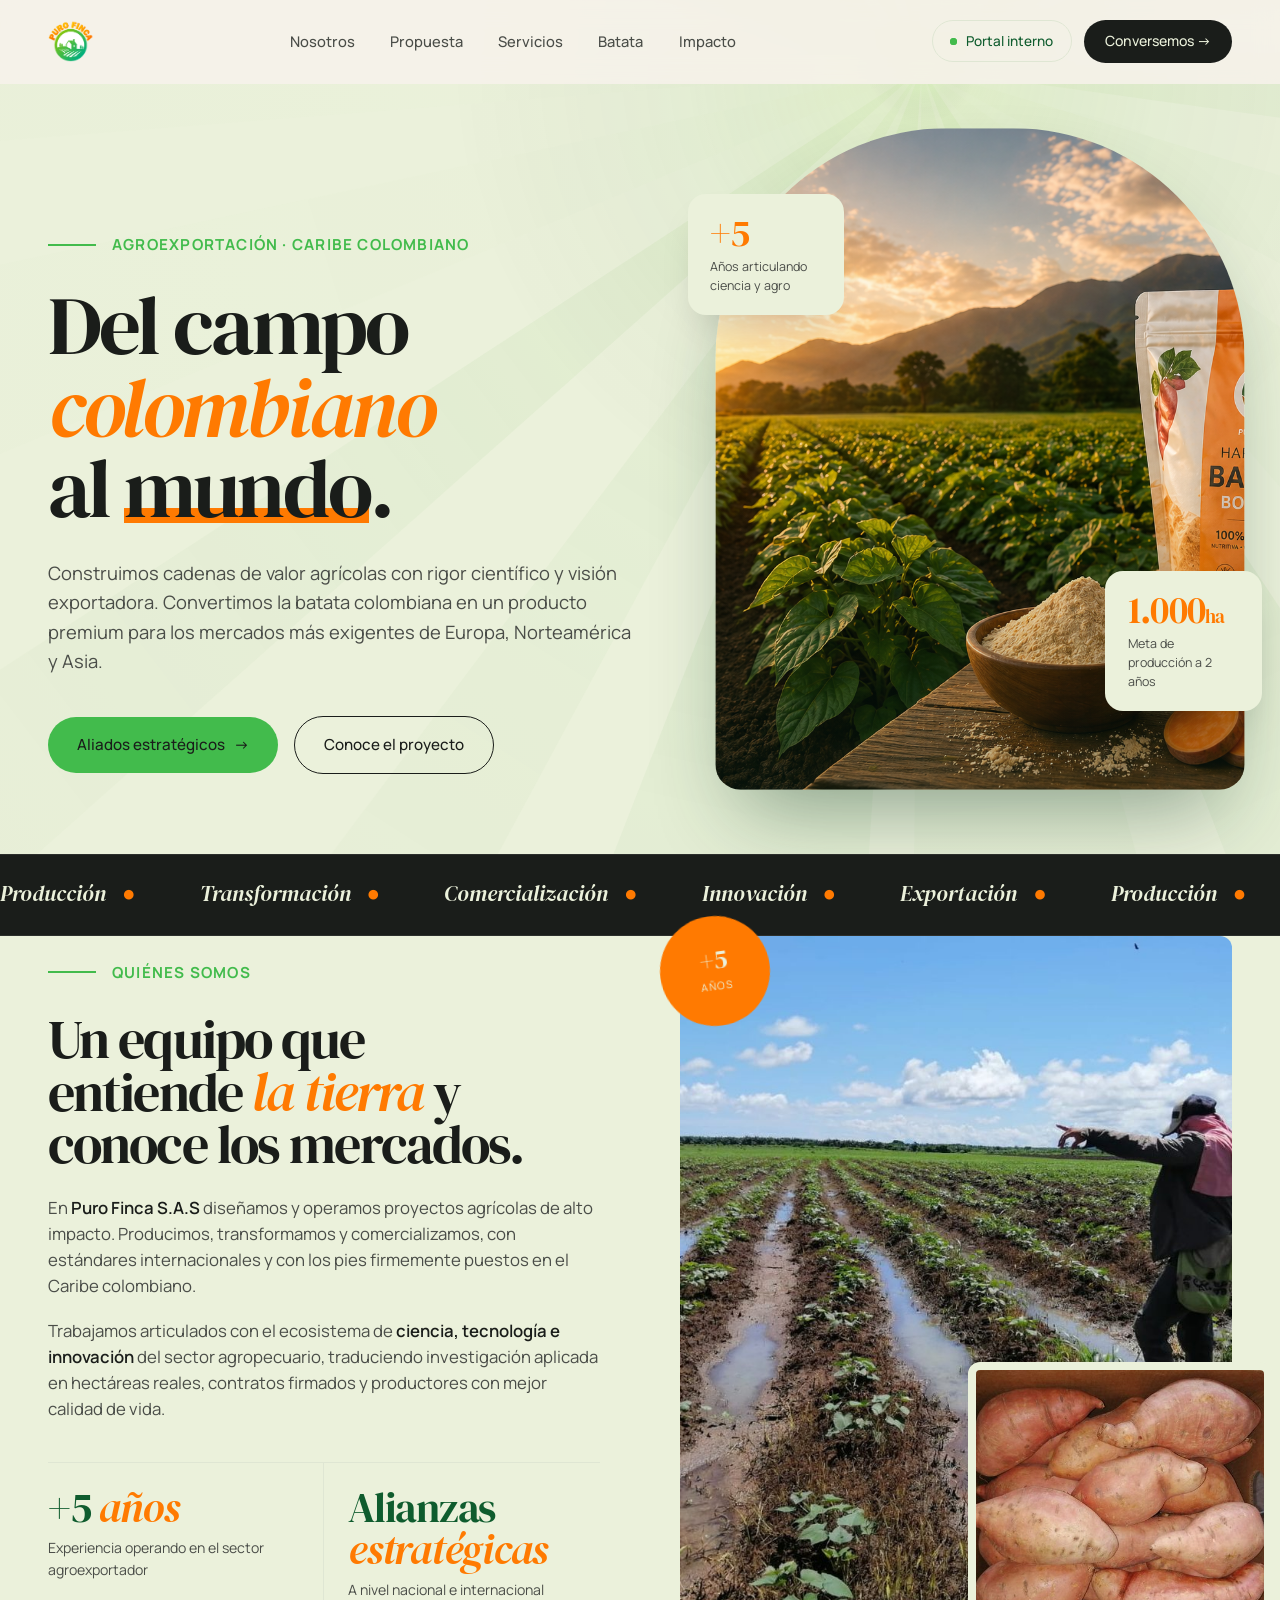
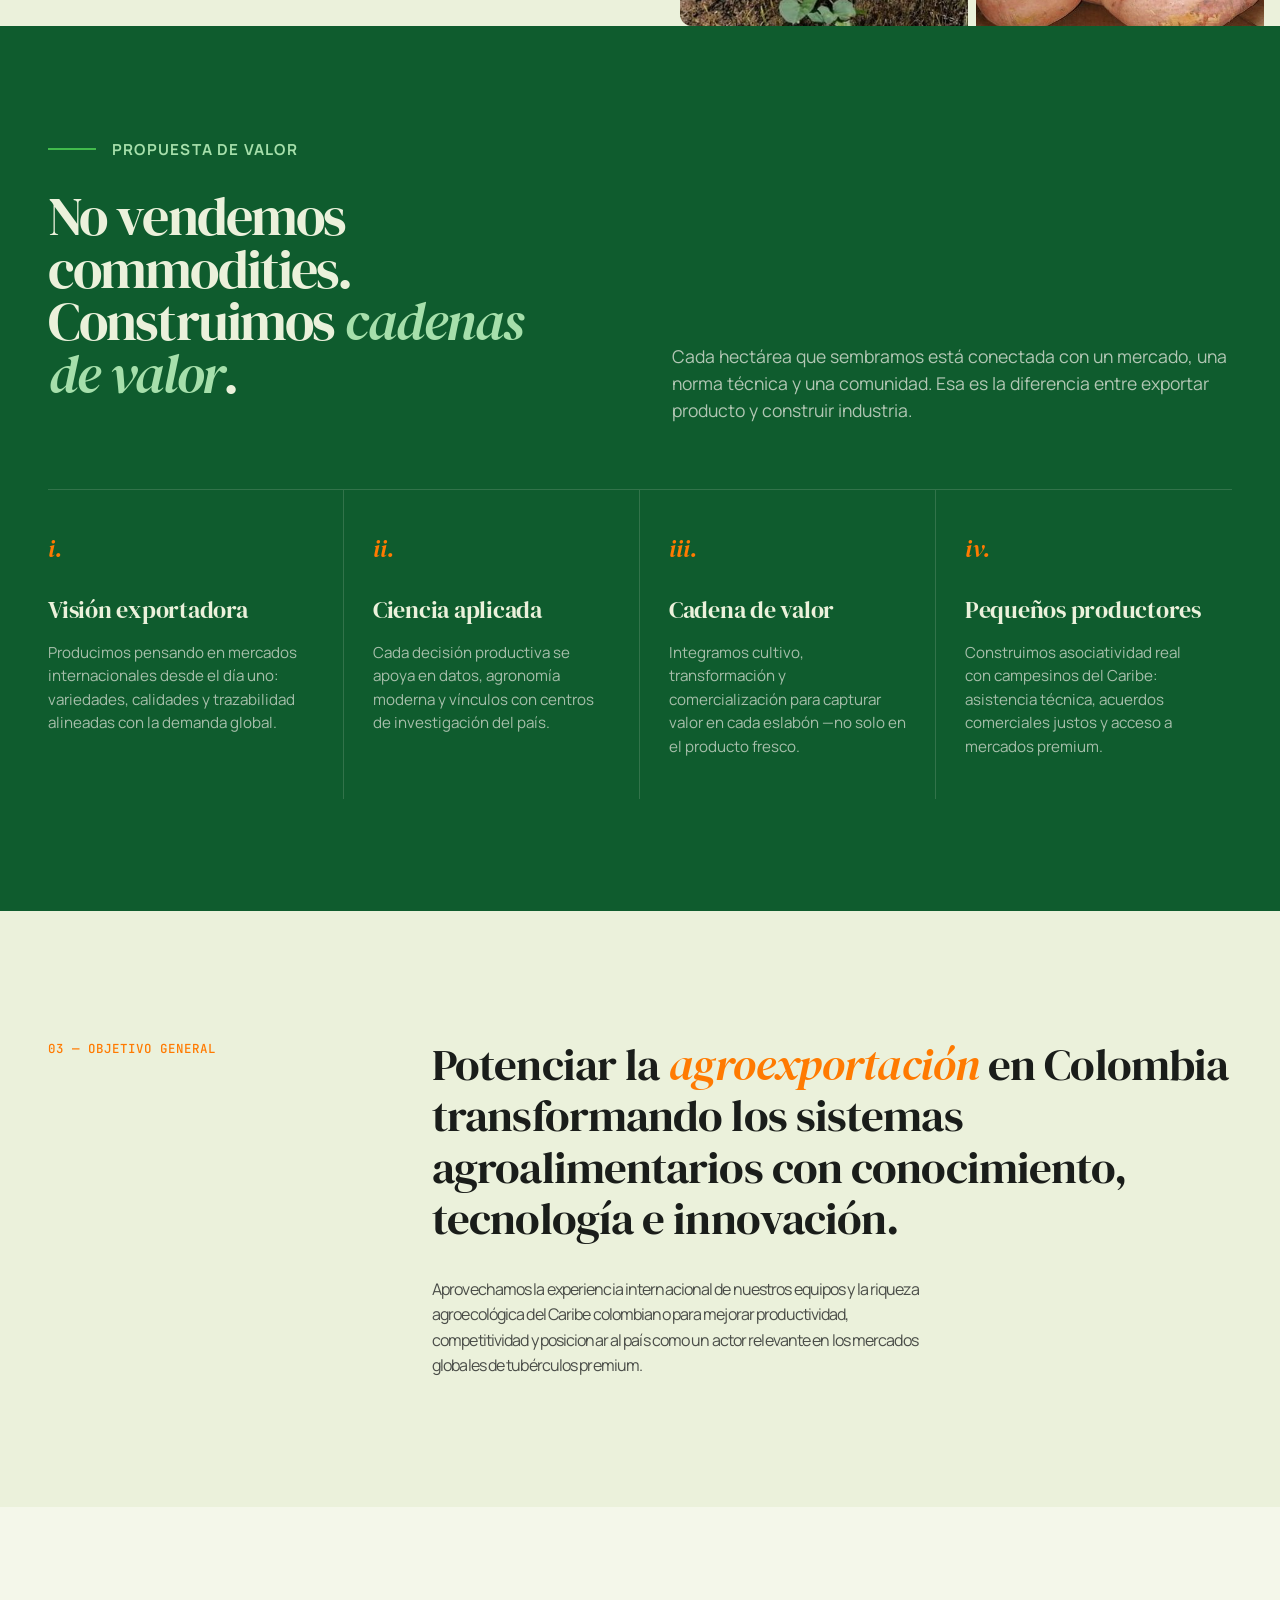
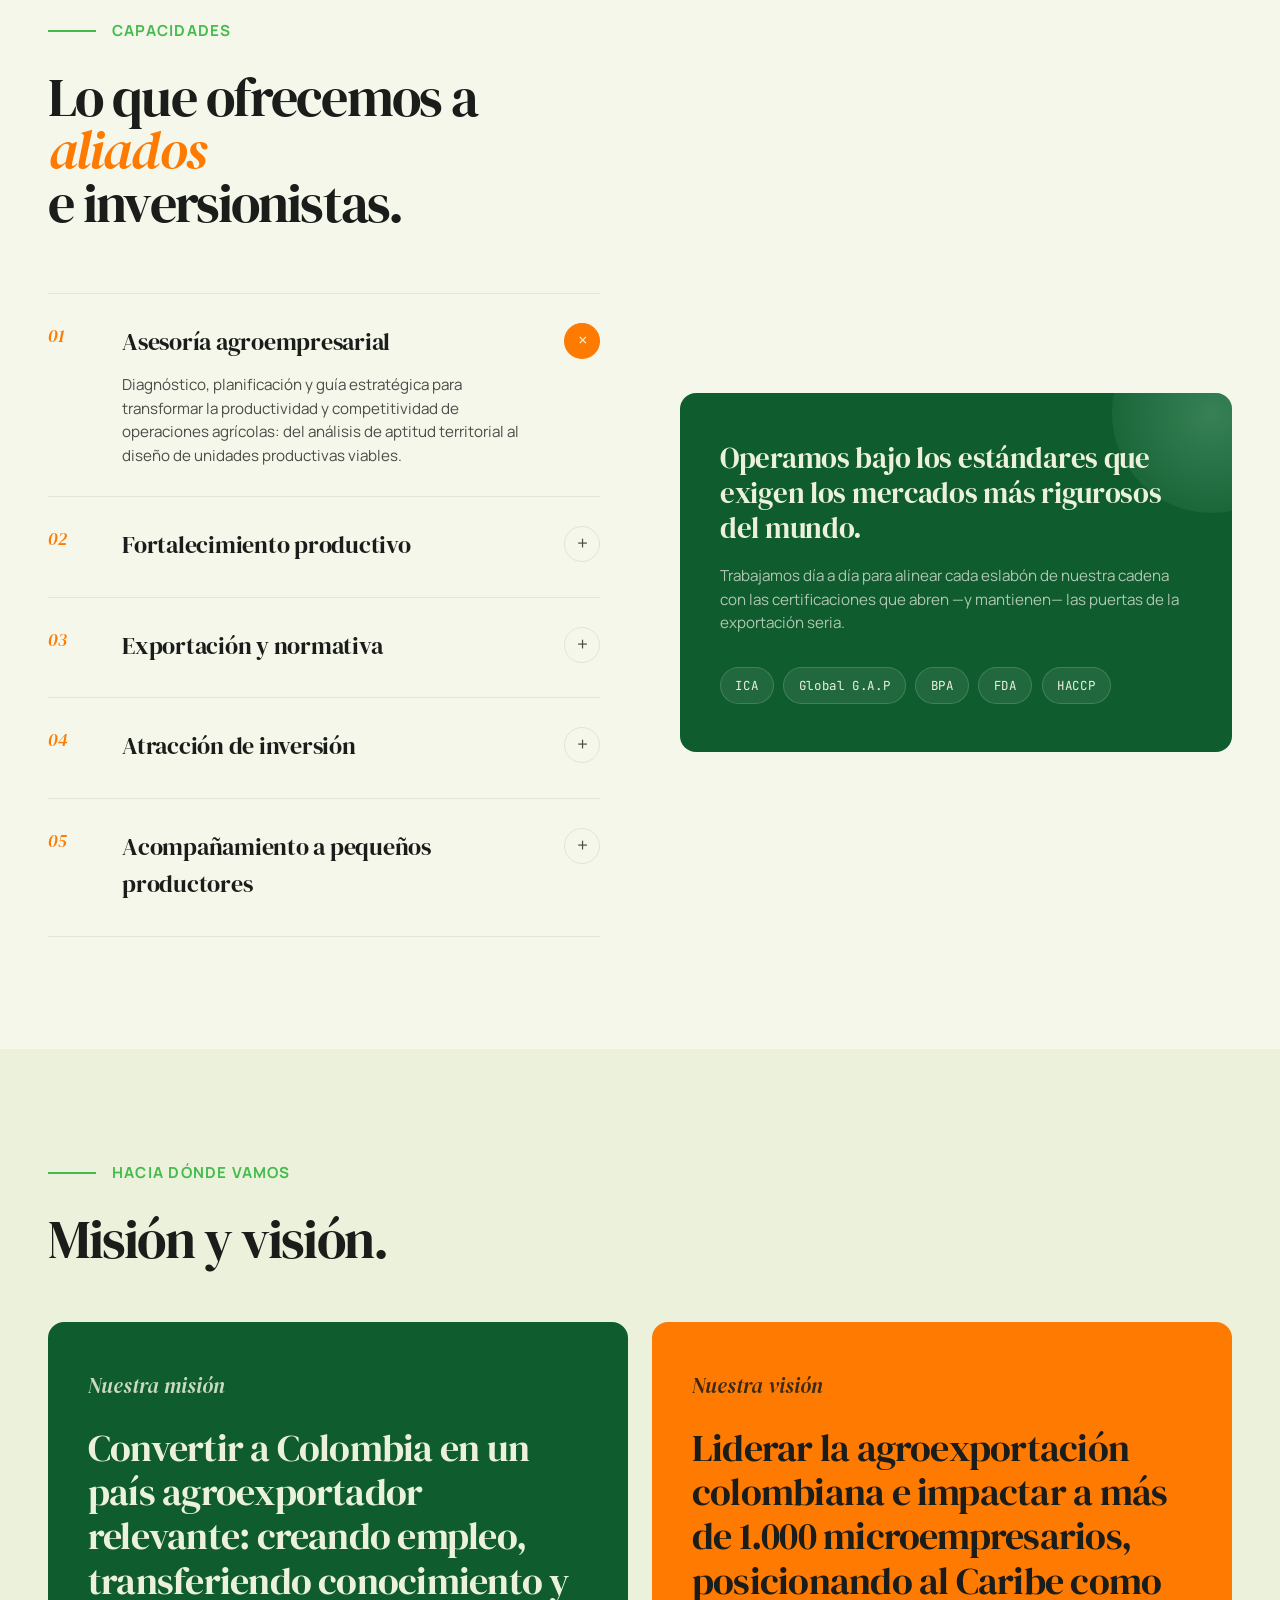
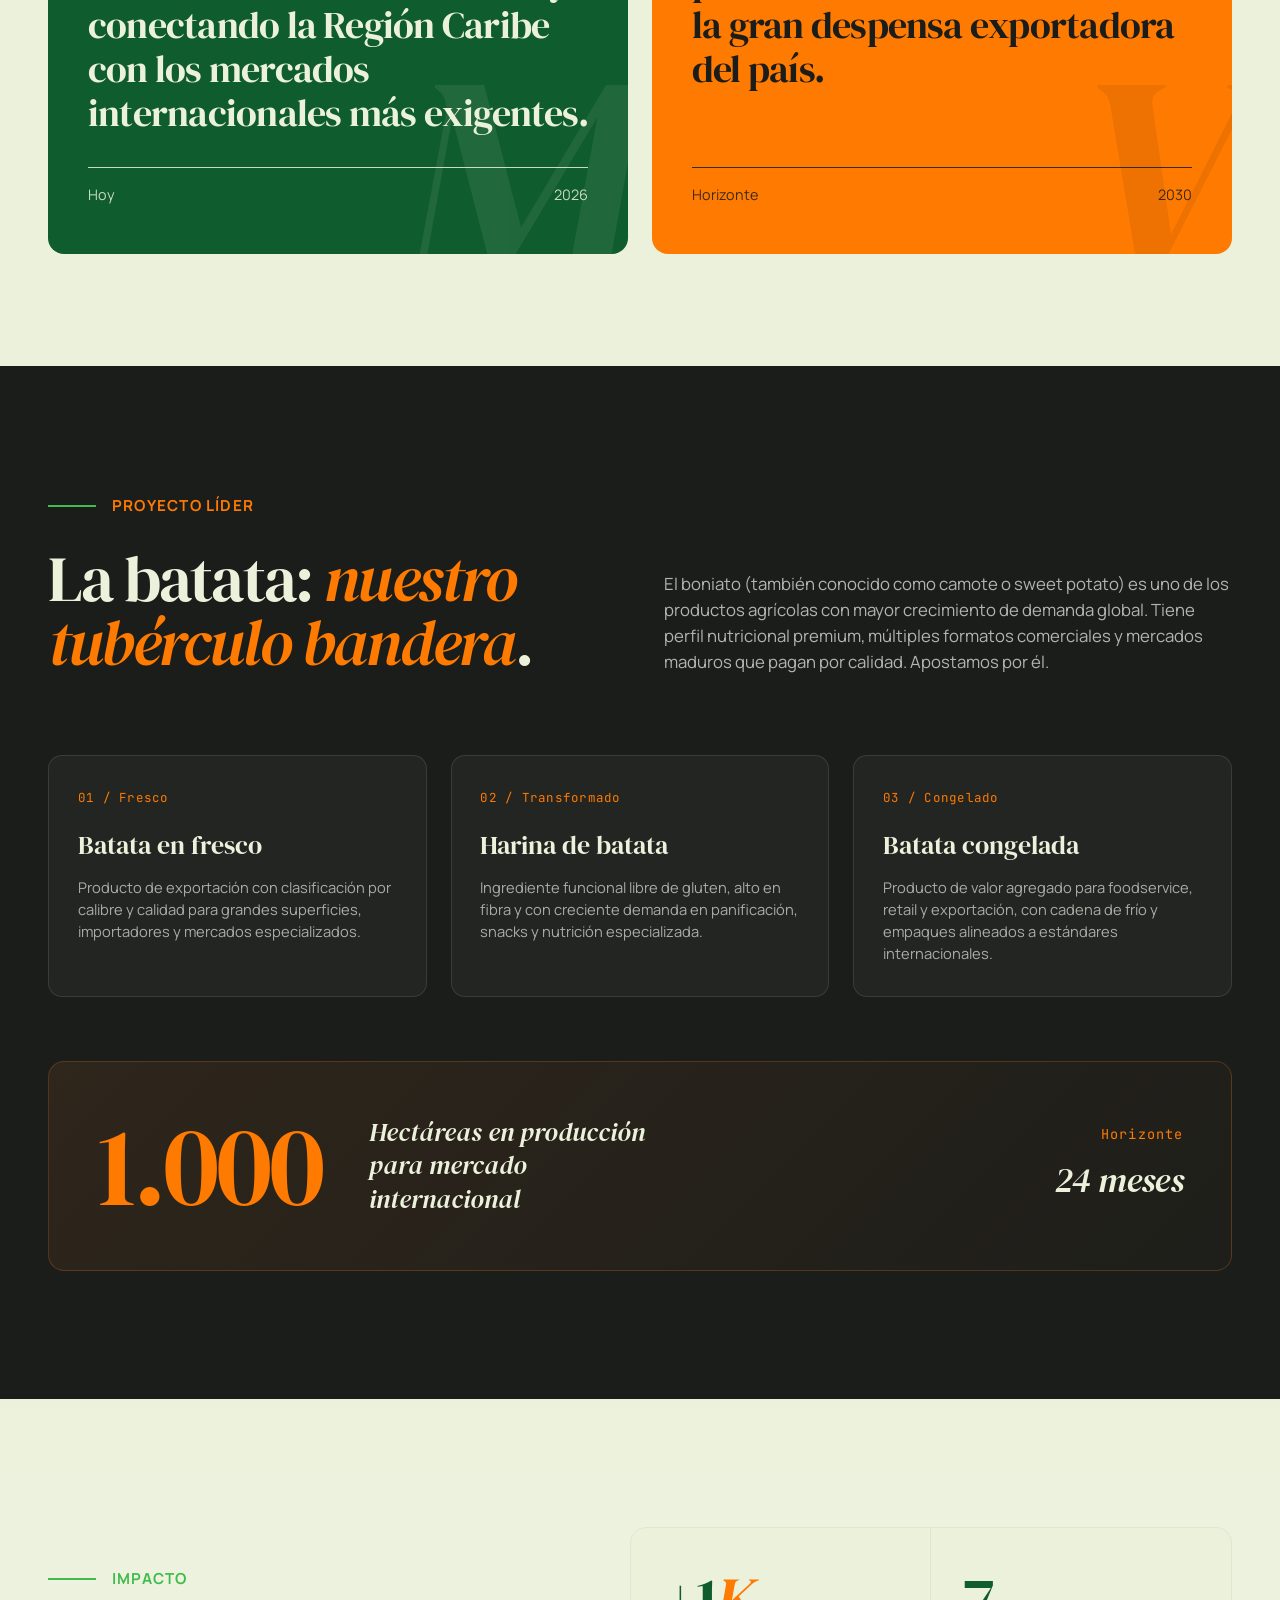
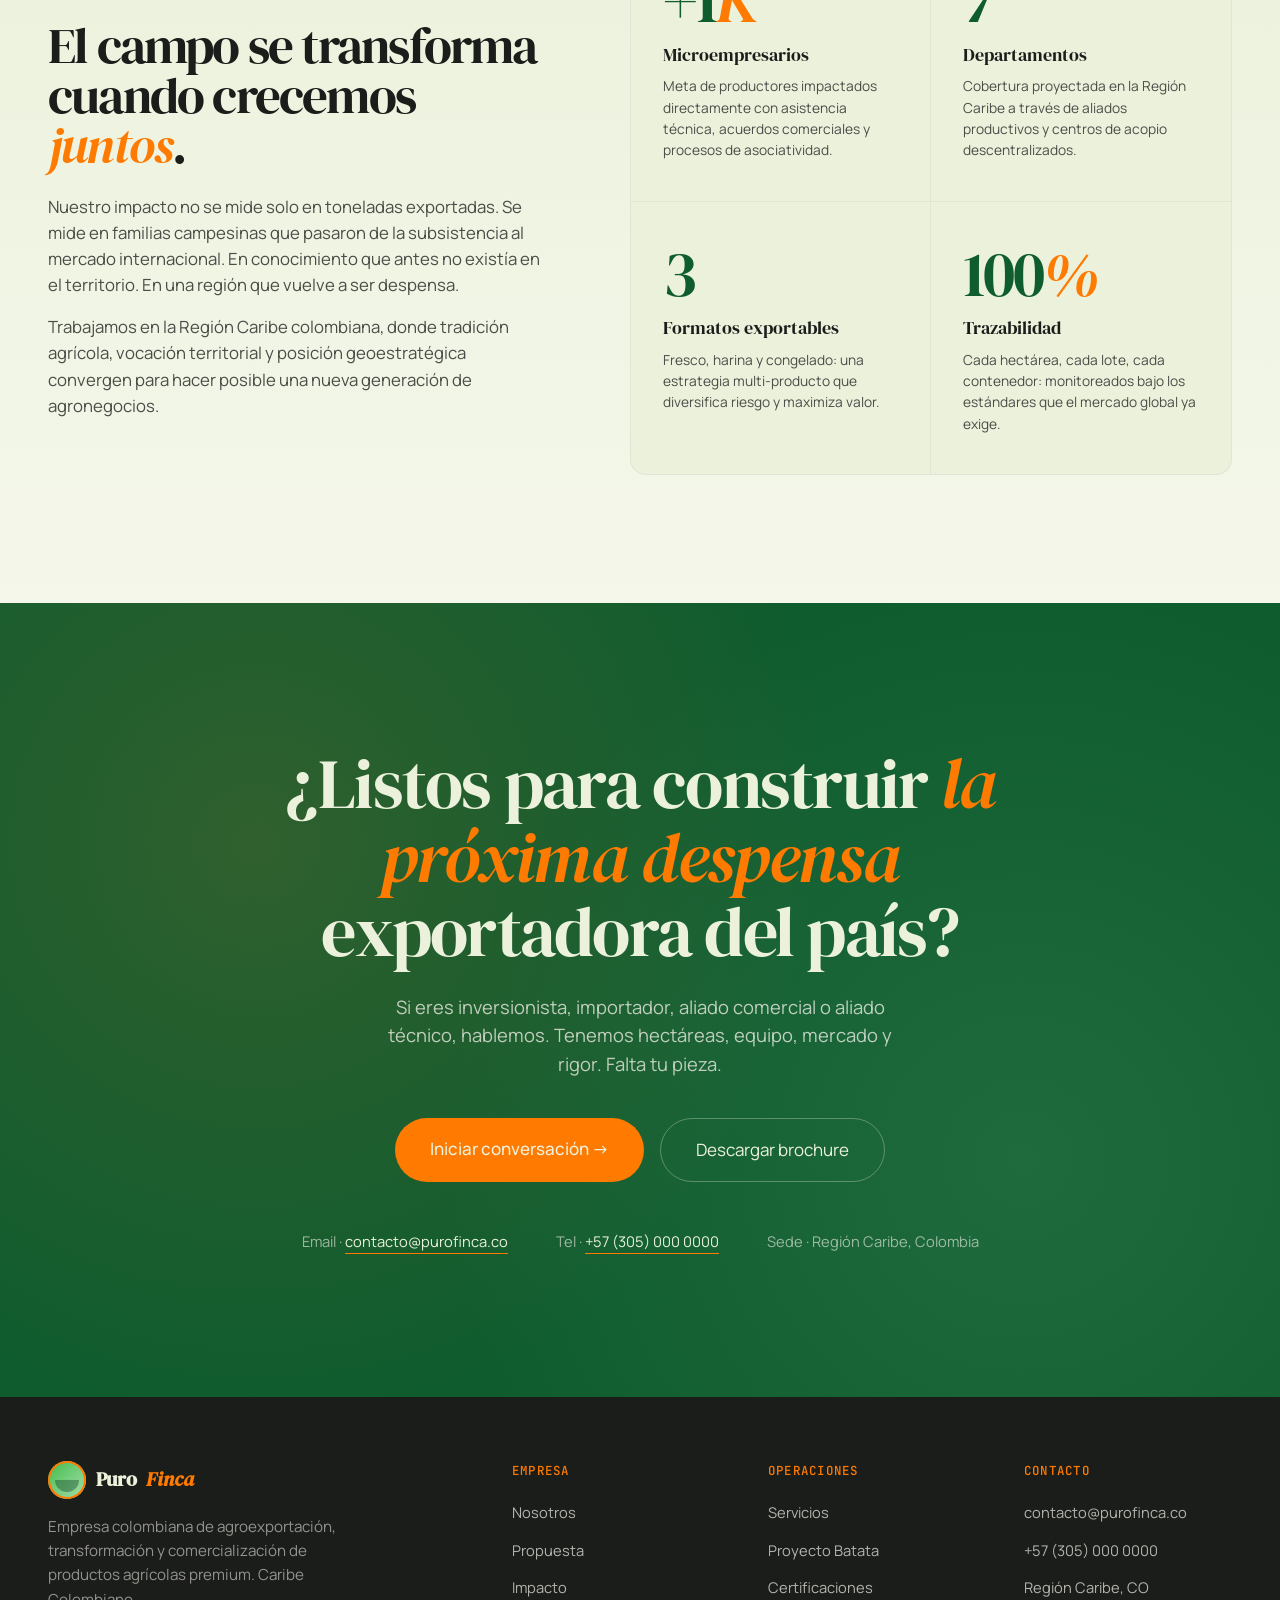
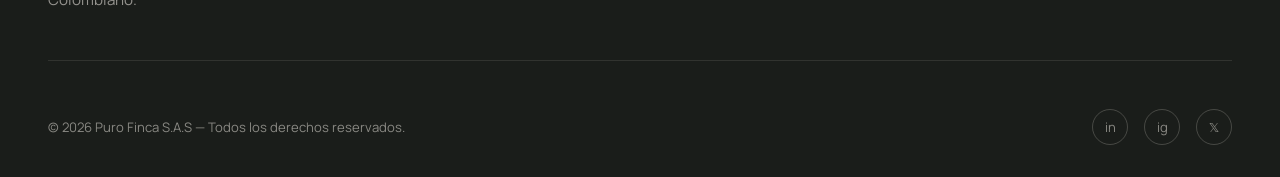
<file: assets/puro-finca-v2.html>
<!DOCTYPE html>
<html lang="es">
<head>
<meta charset="UTF-8" />
<meta name="viewport" content="width=device-width, initial-scale=1.0" />
<title>Puro Finca S.A.S — Agroexportación con propósito desde el Caribe colombiano</title>
<meta name="description" content="Puro Finca S.A.S: empresa colombiana líder en agroexportación. Producción, transformación y comercialización de batata (boniato) para mercados internacionales." />

<!-- Tipografías editoriales: Fraunces (display serif con personalidad) + Plus Jakarta Sans (sans humanista) -->
<link rel="preconnect" href="https://fonts.googleapis.com" />
<link rel="preconnect" href="https://fonts.gstatic.com" crossorigin />
<!-- <link href="https://fonts.googleapis.com/css2?family=Fraunces:ital,opsz,wght@0,9..144,300..900;1,9..144,300..900&family=Plus+Jakarta+Sans:wght@300;400;500;600;700&family=JetBrains+Mono:wght@400;500&display=swap" rel="stylesheet" /> -->
<link href="https://fonts.googleapis.com/css2?family=DM+Serif+Display:ital@0;1&family=Manrope:wght@400;500;600;700;800&family=JetBrains+Mono:wght@400;500;600&display=swap" rel="stylesheet" />

<style>
/* =========================================================
   RESET + VARIABLES
   ========================================================= */
*, *::before, *::after { box-sizing: border-box; margin: 0; padding: 0; }

:root {
  /* ========================
     VERDES (marca)
     ======================== */
  --green-primary: #1bb470;
  --green-deep:    #0f5c2e;
  --green-mid:     #42bb4c;
  --green-light:   #73c423;
  --green-soft:    #a6dfab;

  /* ========================
     NARANJAS (marca)
     ======================== */
  --orange-primary: #ff7a01;
  --orange-mid:     #ff9806;
  --orange-light:   #ffb506;
  --orange-soft:    #ffd07e;
  --orange:         var(--orange-primary);

  /* ========================
     NEUTROS
     ======================== */
  --cream:       #ebf1db;   /* del logo */
  --cream-soft:  #f4f7ea;   /* ajuste suave */
  --ink:         #1a1d1a;
  --ink-soft:    #4a4d48;
  --line:        #dfe6d3;

  --max: 1320px;
  --gutter: clamp(1.25rem, 4vw, 3rem);
  --ease: cubic-bezier(0.22, 1, 0.36, 1);
}

::selection {
  background: var(--orange-primary);
  color: white;
}



html { scroll-behavior: smooth; }

body {
  /* font-family: 'Plus Jakarta Sans', system-ui, sans-serif; */
  font-family: 'Manrope', system-ui, sans-serif;
  background: var(--cream);
  color: var(--ink);
  font-size: 17px;
  line-height: 1.55;
  -webkit-font-smoothing: antialiased;
  text-rendering: optimizeLegibility;
  overflow-x: hidden;
}

img { max-width: 100%; display: block; }
a { color: inherit; text-decoration: none; }
button { font: inherit; cursor: pointer; border: none; background: none; color: inherit; }

/* Tipografía display */
.display {
  font-family: 'DM Serif Display', Georgia, serif;
  font-weight: 400;
  letter-spacing: -0.035em;
  line-height: 0.98;
}
.display em { font-style: italic; font-variation-settings: "opsz" 144, "SOFT" 100; color: var(--orange-primary); }

.mono {
  font-family: 'JetBrains Mono', monospace;
  font-size: 0.78rem;
  letter-spacing: 0.08em;
  text-transform: uppercase;
  font-weight: 500;
}

.container { max-width: var(--max); margin: 0 auto; padding: 0 var(--gutter); }

/* =========================================================
   NAVBAR
   ========================================================= */
.nav {
  position: fixed; top: 0; left: 0; right: 0; z-index: 100;
  padding: 1.25rem 0;
  background: rgba(247, 243, 236, 0.85);
  backdrop-filter: blur(12px);
  -webkit-backdrop-filter: blur(12px);
  border-bottom: 1px solid transparent;
  transition: border-color .3s var(--ease);
}
.nav.scrolled { border-bottom-color: var(--line); }
.nav-inner { display: flex; align-items: center; justify-content: space-between; }

.logo {
  display: flex; align-items: center; gap: 0.6rem;
  font-family: 'DM Serif Display', Georgia, serif; font-weight: 600; font-size: 1.25rem;
  letter-spacing: -0.01em;
}
.logo-img {
  height: 42px;
  width: auto;
  object-fit: contain;
}
.logo-mark {
  width: 38px; height: 38px; border-radius: 50%;
  background: linear-gradient(135deg, var(--green-mid) 0%, var(--green-soft) 100%);
  position: relative; flex-shrink: 0;
  box-shadow: inset 0 0 0 2px var(--orange-primary);
}
.logo-mark::after {
  content: ""; position: absolute; inset: 7px;
  border-radius: 50%;
  background: radial-gradient(circle at 50% 70%, transparent 35%, rgba(255,255,255,0.15) 36%, transparent 37%),
              linear-gradient(180deg, transparent 50%, rgba(15,58,38,0.4) 50%);
}
.logo span:last-child { color: var(--orange-primary); font-style: italic; }

.nav-links { display: flex; gap: 2.2rem; align-items: center; }
.nav-links a { font-size: 0.92rem; font-weight: 500; color: var(--ink-soft); transition: color .2s; }
.nav-links a:hover { color: var(--orange-primary); }

.nav-cta {
  padding: 0.65rem 1.3rem; background: var(--ink); color: var(--cream);
  border-radius: 999px; font-size: 0.88rem; font-weight: 500;
  transition: transform .25s var(--ease), background .25s;
}
.nav-cta:hover { background: var(--orange-primary); transform: translateY(-1px); }

/* Acciones del nav (portal + cta) */
.nav-actions {
  display: flex;
  align-items: center;
  gap: 0.8rem;
}

/* Botón Portal Interno — estilo "secundario" con indicador de estado */
.nav-portal {
  display: inline-flex;
  align-items: center;
  gap: 0.55rem;
  padding: 0.6rem 1.1rem;
  font-size: 0.85rem;
  font-weight: 500;
  color: var(--green-deep);
  border: 1px solid var(--line);
  border-radius: 999px;
  transition: all .25s var(--ease);
  background: transparent;
}
.nav-portal:hover {
  border-color: var(--green-mid);
  background: rgba(45, 106, 79, 0.06);
  color: var(--green-mid);
}
.nav-portal:hover .portal-dot { background: var(--green-mid); }

.portal-dot {
  width: 7px; height: 7px;
  border-radius: 50%;
  background: var(--green-mid);
  position: relative;
  flex-shrink: 0;
}
/* Pulso suave para indicar "sistema activo" */
.portal-dot::after {
  content: "";
  position: absolute;
  inset: 0;
  border-radius: 50%;
  background: var(--green-mid);
  animation: pulse 2s ease-out infinite;
}
@keyframes pulse {
  0% { transform: scale(1); opacity: 0.6; }
  100% { transform: scale(2.5); opacity: 0; }
}

.menu-toggle { display: none; }

@media (max-width: 960px) {
  .nav-portal { display: inline-flex; }
}
@media (max-width: 860px) {
  .nav-links { display: none; }
  .menu-toggle { display: block; font-size: 1.5rem; color: var(--ink); }
  .nav-actions { gap: 0.5rem; }
  .nav-cta { padding: 0.55rem 1rem; font-size: 0.82rem; }
}

/* =========================================================
   HERO — split editorial layout
   ========================================================= */
.hero {
  padding: 9rem 0 5rem;
  position: relative;
  overflow: hidden;
}

/* Canvas de rayos animados — capa encima del fondo crema */
#heroCanvas {
  position: absolute;
  inset: 0;
  width: 100%;
  height: 100%;
  pointer-events: none;
  z-index: 0;
  mix-blend-mode: multiply;
  opacity: 0.55;
}

/* Asegurar que el contenido esté sobre el canvas */
.hero-grid {
  position: relative;
  z-index: 1;
  display: grid;
  grid-template-columns: 1.1fr 0.9fr;
  gap: 4rem;
  align-items: end;
}

.hero-eyebrow {
  display: inline-flex; align-items: center; gap: 0.7rem;
  margin-bottom: 1.8rem;
  color: var(--green-mid);
}
.hero-eyebrow::before {
  content: ""; width: 32px; height: 1px; background: var(--green-mid);
}

.hero h1 {
  font-size: clamp(2.8rem, 6.5vw, 5.4rem);
  margin-bottom: 1.8rem;
  color: var(--ink);
}
.hero h1 em { color: var(--orange-primary); }
.hero h1 .accent {
  display: inline-block;
  position: relative;
  color: var(--ink);
}
.hero h1 .accent::after {
  content: "";
  position: absolute;
  left: 0; right: 0; bottom: 0.08em;
  height: 0.18em;
  background: var(--orange-primary);
  z-index: -1;
  transform: scaleX(0);
  transform-origin: left;
  animation: underline 1.2s var(--ease) 0.8s forwards;
}
@keyframes underline { to { transform: scaleX(1); } }

.hero p.lead {
  font-size: 1.15rem;
  color: var(--ink-soft);
  max-width: 32em;
  margin-bottom: 2.5rem;
  line-height: 1.6;
}

.hero-ctas { display: flex; gap: 1rem; flex-wrap: wrap; align-items: center; }

.btn {
  display: inline-flex; align-items: center; gap: 0.6rem;
  padding: 1rem 1.8rem;
  border-radius: 999px;
  font-weight: 500;
  font-size: 0.95rem;
  transition: all .3s var(--ease);
  position: relative;
}
.btn-primary {
  background: var(--green-mid);
}
.btn-primary:hover {
  background: var(--orange-primary); transform: translateY(-2px);
  box-shadow: 0 12px 30px -10px rgba(201, 89, 17, 0.5);
}
.btn-ghost {
  color: var(--ink); border: 1px solid var(--ink);
}
.btn-ghost:hover { background: var(--ink); color: var(--cream); }
.btn .arrow { transition: transform .3s var(--ease); }
.btn:hover .arrow { transform: translateX(4px); }

/* Hero imagen — composición orgánica con stats flotando */
.hero-visual { 
  position: relative; 
  height: clamp(550px, 70vh, 780px); /* más grande */
}

.hero-img-main {
  position: absolute;
  inset: 0;
  border-radius: 220px 220px 24px 24px;
  background-image: url('imagenfondoweb.png');
  background-size: cover;
  background-position: center;
  box-shadow: 0 40px 80px -25px rgba(15, 58, 38, 0.45); /* más presencia */
  transform: scale(1.05); /* leve zoom */
}
/* Vignette suave verde en la imagen */
.hero-img-main::after {
  content: ""; position: absolute; inset: 0;
  border-radius: inherit;
  background: linear-gradient(180deg, transparent 50%, rgba(15, 58, 38, 0.25) 100%);
}

.hero-stat {
  position: absolute;
  background: var(--cream);
  padding: 1.2rem 1.4rem;
  border-radius: 18px;
  box-shadow: 0 20px 40px -15px rgba(0,0,0,0.18);
  z-index: 2;
}
.hero-stat-1 { top: 8%; left: -8%; }
.hero-stat-2 { bottom: 10%; right: -6%; }

.hero-stat .num {
  font-family: 'DM Serif Display', Georgia, serif;
  font-size: 2.4rem; font-weight: 500; color: var(--orange-primary);
  letter-spacing: -0.02em; line-height: 1;
}
.hero-stat .lbl { font-size: 0.78rem; color: var(--ink-soft); margin-top: 0.3rem; max-width: 14ch; }

/* Decorativo: eliminado — el canvas lo reemplaza */

@media (max-width: 960px) {
  .hero { padding: 7rem 0 3rem; }
  .hero-grid { grid-template-columns: 1fr; gap: 3rem; }
  .hero-visual { height: 60vw; min-height: 380px; }
  .hero-stat-1 { left: 4%; }
  .hero-stat-2 { right: 4%; }
}

/* =========================================================
   MARQUEE — barra de credenciales
   ========================================================= */
.marquee {
  background: var(--ink);
  color: var(--cream);
  overflow: hidden;
  padding: 1.4rem 0;
  border-top: 1px solid rgba(255,255,255,0.08);
  border-bottom: 1px solid rgba(255,255,255,0.08);
}
.marquee-track {
  display: flex;
  gap: 4rem;
  animation: scroll 35s linear infinite;
  white-space: nowrap;
  width: max-content;
}
.marquee-item {
  display: inline-flex; align-items: center; gap: 1rem;
  font-family: 'DM Serif Display', Georgia, serif;
  font-size: 1.4rem;
  font-style: italic;
  font-weight: 300;
}
.marquee-item .dot { color: var(--orange); font-style: normal; }
@keyframes scroll {
  to { transform: translateX(-50%); }
}

/* =========================================================
   SECCIÓN: NOSOTROS
   ========================================================= */
section { padding: 7rem 0; position: relative; }
section.tight { padding: 5rem 0; }

.section-label {
  display: flex;
  align-items: center;
  gap: 1rem;

  margin-bottom: 1.8rem;

  font-size: 0.95rem;
  font-weight: 700;
  letter-spacing: 0.08em;
  text-transform: uppercase;

  color: var(--green-mid);
}

/* Línea más gruesa y más larga */
.section-label::before {
  content: "";
  width: 48px;     /* antes 24px */
  height: 2px;     /* antes 1px */
  background: var(--green-mid);
}

.section-title {
  font-size: clamp(2rem, 4.2vw, 3.4rem);
  max-width: 18ch;
  margin-bottom: 1.5rem;
}

.about-grid {
  display: grid;
  grid-template-columns: 1fr 1fr;
  gap: 5rem;
  align-items: center;
}

.about-text p {
  color: var(--ink-soft); margin-bottom: 1.2rem; font-size: 1.05rem;
}
.about-text p strong { color: var(--ink); font-weight: 600; }

.about-stats {
  display: grid; grid-template-columns: repeat(2, 1fr);
  gap: 0; margin-top: 2.5rem;
  border-top: 1px solid var(--line);
}
.about-stat {
  padding: 1.5rem 1rem 0 0;
  border-right: 1px solid var(--line);
}
.about-stat:last-child { border-right: none; padding-left: 1.5rem; padding-right: 0; }
.about-stat .num {
  font-family: 'DM Serif Display', Georgia, serif;
  font-size: 2.6rem; line-height: 1;
  letter-spacing: -0.03em;
  color: var(--green-deep);
}
.about-stat .num em { color: var(--orange-primary); font-style: italic; }
.about-stat .desc { font-size: 0.88rem; color: var(--ink-soft); margin-top: 0.5rem; }

.about-visual {
  position: relative;
  aspect-ratio: 4/5;
}
.about-visual .img-main {
  position: absolute; inset: 0;
  background-image: url('agricultor-campo.jpg');
  background-size: cover; background-position: center;
  border-radius: 12px;
  z-index: 1;
}
.about-visual .img-secondary {
  position: absolute;
  bottom: -40px; right: -40px;
  width: 55%; aspect-ratio: 1;
  background-image: url('boniatos-fresco.jpg');
  background-size: cover; background-position: center;
  border-radius: 12px;
  z-index: 2;
  border: 8px solid var(--cream);
}
.about-visual .badge {
  position: absolute;
  top: -20px; left: -20px;
  background: var(--orange);
  color: var(--cream);
  padding: 1rem 1.3rem;
  border-radius: 50%;
  width: 110px; height: 110px;
  display: flex; flex-direction: column; align-items: center; justify-content: center;
  text-align: center;
  z-index: 3;
  font-family: 'DM Serif Display', Georgia, serif;
  transform: rotate(-8deg);
}
.about-visual .badge .yr { font-size: 1.6rem; line-height: 1; font-weight: 500; }
.about-visual .badge .lbl { font-size: 0.65rem; text-transform: uppercase; letter-spacing: 0.1em; margin-top: 0.3rem; font-family: 'Manrope', system-ui, sans-serif; }

@media (max-width: 860px) {
  .about-grid { grid-template-columns: 1fr; gap: 3rem; }
  .about-visual { max-width: 480px; margin: 0 auto; }
  .about-visual .img-secondary { right: 0; bottom: -30px; }
}

/* =========================================================
   PROPUESTA DE VALOR — pillars
   ========================================================= */
.pillars-section {
  background: var(--green-deep);
  color: var(--cream);
}
.pillars-section .section-label { color: var(--green-soft); }
.pillars-section .section-title em { color: var(--green-soft); }

.pillars-header {
  display: grid; grid-template-columns: 1fr 1fr; gap: 4rem; align-items: end;
  margin-bottom: 4rem;
}
.pillars-header p {
  color: rgba(247, 243, 236, 0.7);
  font-size: 1.1rem;
  max-width: 36em;
}

.pillars-grid {
  display: grid;
  grid-template-columns: repeat(4, 1fr);
  gap: 0;
  border-top: 1px solid rgba(247, 243, 236, 0.15);
}
.pillar {
  padding: 2.5rem 1.8rem 2.5rem 0;
  border-right: 1px solid rgba(247, 243, 236, 0.15);
  position: relative;
  transition: background .3s var(--ease);
}
.pillar:not(:first-child) { padding-left: 1.8rem; }
.pillar:last-child { border-right: none; }
.pillar:hover { background: rgba(255, 255, 255, 0.03); }

.pillar-num {
  font-family: 'DM Serif Display', Georgia, serif;
  font-style: italic;
  color: var(--orange);
  font-size: 1.5rem;
  margin-bottom: 1.5rem;
}
.pillar-icon {
  width: 44px; height: 44px;
  margin-bottom: 1.5rem;
  color: var(--green-soft);
}
.pillar h3 {
  font-family: 'DM Serif Display', Georgia, serif;
  font-size: 1.5rem;
  font-weight: 500;
  margin-bottom: 0.8rem;
  letter-spacing: -0.01em;
}
.pillar p {
  font-size: 0.95rem;
  color: rgba(247, 243, 236, 0.65);
  line-height: 1.55;
}

@media (max-width: 960px) {
  .pillars-header { grid-template-columns: 1fr; gap: 1.5rem; }
  .pillars-grid { grid-template-columns: 1fr 1fr; }
  .pillar { padding: 2rem 1.5rem 2rem 0 !important; border-right: 1px solid rgba(247, 243, 236, 0.15); border-bottom: 1px solid rgba(247, 243, 236, 0.15); }
  .pillar:nth-child(2n) { border-right: none; padding-right: 0 !important; }
  .pillar:nth-child(odd):not(:first-child) { padding-left: 0 !important; }
  .pillar:nth-child(2):not(:nth-child(1)) { padding-left: 1.5rem !important; }
}
@media (max-width: 560px) {
  .pillars-grid { grid-template-columns: 1fr; }
  .pillar { padding: 2rem 0 !important; border-right: none !important; }
}

/* =========================================================
   OBJETIVO — sección con cita gigante
   ========================================================= */
.objective-section { padding: 8rem 0; }
.objective-grid { display: grid; grid-template-columns: 0.4fr 1fr; gap: 4rem; align-items: start; }
.objective-side .mono { color: var(--orange-primary); }
.objective-quote {
  font-family: 'DM Serif Display', Georgia, serif;
  font-size: clamp(1.8rem, 3.5vw, 3rem);
  line-height: 1.15;
  letter-spacing: -0.02em;
  color: var(--ink);
}
.objective-quote em {
  font-style: italic;
  background: linear-gradient(105deg, var(--orange-primary) 0%, var(--orange-primary) 100%);
  -webkit-background-clip: text; background-clip: text;
  -webkit-text-fill-color: transparent;
}
.objective-quote .small {
  display: block; margin-top: 2rem;
  font-family: 'Manrope', system-ui, sans-serif;
  font-size: 1rem; line-height: 1.6; color: var(--ink-soft);
  max-width: 50ch;
}

@media (max-width: 760px) {
  .objective-grid { grid-template-columns: 1fr; gap: 2rem; }
}

/* =========================================================
   SERVICIOS — accordion / lista numerada
   ========================================================= */
.services-section { background: var(--cream-soft); }
.services-grid { display: grid; grid-template-columns: 1fr 1fr; gap: 5rem; align-items: start; }

.services-list { border-top: 1px solid var(--line); }

.service-item {
  border-bottom: 1px solid var(--line);
  padding: 1.8rem 0;
  display: grid;
  grid-template-columns: 50px 1fr auto;
  gap: 1.5rem;
  align-items: start;
  cursor: pointer;
  transition: padding .3s var(--ease);
}
.service-item:hover { padding-left: 0.5rem; }
.service-num {
  font-family: 'DM Serif Display', Georgia, serif; font-style: italic;
  color: var(--orange-primary); font-size: 1.1rem;
}
.service-content h3 {
  font-family: 'DM Serif Display', Georgia, serif;
  font-size: 1.5rem; font-weight: 500;
  letter-spacing: -0.01em;
  margin-bottom: 0.3rem;
}
.service-content p {
  font-size: 0.95rem; color: var(--ink-soft);
  max-height: 0; overflow: hidden;
  transition: max-height .4s var(--ease), margin-top .3s var(--ease);
}
.service-item.active .service-content p {
  max-height: 200px;
  margin-top: 0.8rem;
}
.service-toggle {
  width: 36px; height: 36px;
  border-radius: 50%;
  border: 1px solid var(--line);
  display: flex; align-items: center; justify-content: center;
  flex-shrink: 0;
  transition: all .3s var(--ease);
  font-size: 1.2rem; color: var(--ink-soft);
}
.service-item.active .service-toggle {
  background: var(--orange-primary); color: var(--cream); border-color: var(--orange-primary);
  transform: rotate(45deg);
}

.services-side {
  position: sticky; top: 100px;
  background: var(--green-deep);
  color: var(--cream);
  padding: 3rem 2.5rem;
  border-radius: 16px;
  position: relative;
  overflow: hidden;
}
.services-side::before {
  content: "";
  position: absolute;
  width: 200px; height: 200px;
  background: radial-gradient(circle, rgba(149, 213, 178, 0.3), transparent);
  top: -80px; right: -80px;
  border-radius: 50%;
}
.services-side h4 {
  font-family: 'DM Serif Display', Georgia, serif;
  font-size: 1.8rem; font-weight: 400;
  letter-spacing: -0.01em;
  line-height: 1.2;
  margin-bottom: 1.2rem;
  position: relative;
}
.services-side p {
  color: rgba(247, 243, 236, 0.7);
  font-size: 0.95rem; margin-bottom: 2rem;
  position: relative;
}
.services-side .certs {
  display: flex; flex-wrap: wrap; gap: 0.6rem;
  position: relative;
}
.services-side .cert {
  padding: 0.5rem 0.9rem;
  background: rgba(255,255,255,0.08);
  border: 1px solid rgba(255,255,255,0.15);
  border-radius: 999px;
  font-size: 0.78rem;
  font-family: 'JetBrains Mono', monospace;
  letter-spacing: 0.05em;
}

@media (max-width: 960px) {
  .services-grid { grid-template-columns: 1fr; gap: 3rem; }
  .services-side { position: static; }
}

/* =========================================================
   MISION + VISION — split asimétrico
   ========================================================= */
.mv-section { padding: 7rem 0; }
.mv-grid {
  display: grid;
  grid-template-columns: 1fr 1fr;
  gap: 1.5rem;
  align-items: stretch; /* Asegura que ambas tarjetas tengan la misma altura */
}
.mv-card {
  padding: 3rem 2.5rem;
  border-radius: 16px;
  position: relative;
  overflow: hidden;

  display: flex;
  flex-direction: column;
  justify-content: space-between; 

  height: 100%; 

  min-height: 420px;

  transition: transform .4s var(--ease);
}
.mv-card:hover { transform: translateY(-6px); }

.mv-card.mision {
  background: var(--green-deep);
  color: var(--cream);
}
.mv-card.vision {
  background: var(--orange-primary);
}
.mv-card .label {
  font-family: 'DM Serif Display', Georgia, serif;
  font-style: italic;
  font-size: 1.3rem;
  margin-bottom: 1.5rem;
  opacity: 0.85;
}
.mv-card h3 {
  font-family: 'DM Serif Display', Georgia, serif;
  font-size: clamp(1.8rem, 3vw, 2.4rem);
  font-weight: 400;
  line-height: 1.15;
  letter-spacing: -0.02em;
  margin-bottom: auto;
}
.mv-card .footer-bit {
  margin-top: 2rem;
  font-size: 0.9rem;
  opacity: 0.85;
  border-top: 1px solid currentColor;
  padding-top: 1rem;
  display: flex; justify-content: space-between;
}
.mv-card .deco {
  position: absolute;
  font-family: 'DM Serif Display', Georgia, serif;
  font-size: 18rem; line-height: 1;
  font-style: italic;
  bottom: -4rem; right: -1rem;
  opacity: 0.08;
  pointer-events: none;
}

@media (max-width: 760px) {
  .mv-grid { grid-template-columns: 1fr; }
  .mv-card.vision { margin-top: 0; }
}

/* =========================================================
   PROYECTO LÍDER — BATATA
   ========================================================= */
.project-section {
  background: var(--ink);
  color: var(--cream);
  padding: 8rem 0;
  position: relative;
  overflow: hidden;
}
.project-section .section-label { color: var(--orange); }

.project-header {
  display: grid; grid-template-columns: 1fr 1fr; gap: 3rem; align-items: end;
  margin-bottom: 5rem;
}
.project-header h2 {
  font-size: clamp(2.4rem, 5vw, 4.5rem);
  font-family: 'DM Serif Display', Georgia, serif;
  font-weight: 400;
  line-height: 1;
  letter-spacing: -0.03em;
}
.project-header h2 em {
  color: var(--orange);
  font-style: italic;
  font-variation-settings: "opsz" 144, "SOFT" 100;
}
.project-header p {
  color: rgba(247, 243, 236, 0.7);
  font-size: 1.05rem;
  max-width: 36em;
}

.project-formats {
  display: grid;
  grid-template-columns: repeat(3, 1fr);
  gap: 1.5rem;
  margin-bottom: 4rem;
}
.format-card {
  background: rgba(255,255,255,0.04);
  border: 1px solid rgba(255,255,255,0.1);
  border-radius: 14px;
  padding: 2rem 1.8rem;
  transition: all .3s var(--ease);
  position: relative;
  overflow: hidden;
}
.format-card:hover {
  background: rgba(232, 116, 44, 0.08);
  border-color: var(--orange);
  transform: translateY(-4px);
}
.format-card .num {
  font-family: 'JetBrains Mono', monospace;
  font-size: 0.78rem;
  color: var(--orange);
  letter-spacing: 0.1em;
  margin-bottom: 1.2rem;
}
.format-card h4 {
  font-family: 'DM Serif Display', Georgia, serif;
  font-size: 1.6rem;
  font-weight: 500;
  margin-bottom: 0.6rem;
}
.format-card p {
  font-size: 0.92rem;
  color: rgba(247, 243, 236, 0.65);
  line-height: 1.5;
}

.project-target {
  display: grid;
  grid-template-columns: auto 1fr auto;
  gap: 3rem;
  align-items: center;
  padding: 3rem;
  background: linear-gradient(135deg, rgba(232, 116, 44, 0.1), rgba(232, 116, 44, 0.02));
  border: 1px solid rgba(232, 116, 44, 0.25);
  border-radius: 16px;
}
.project-target .big {
  font-family: 'DM Serif Display', Georgia, serif;
  font-size: clamp(4rem, 9vw, 7rem);
  font-weight: 500;
  line-height: 1;
  letter-spacing: -0.03em;
  color: var(--orange);
}
.project-target .desc {
  font-family: 'DM Serif Display', Georgia, serif;
  font-size: 1.6rem;
  font-style: italic;
  font-weight: 300;
  line-height: 1.3;
  max-width: 22ch;
}
.project-target .timeline {
  font-family: 'JetBrains Mono', monospace;
  font-size: 0.85rem;
  color: var(--orange);
  text-align: right;
  letter-spacing: 0.08em;
}
.project-target .timeline strong {
  display: block;
  font-family: 'DM Serif Display', Georgia, serif;
  font-size: 2.2rem;
  font-weight: 400;
  font-style: italic;
  color: var(--cream);
  margin-top: 0.5rem;
  letter-spacing: -0.02em;
}

@media (max-width: 860px) {
  .project-header { grid-template-columns: 1fr; gap: 2rem; }
  .project-formats { grid-template-columns: 1fr; }
  .project-target { grid-template-columns: 1fr; gap: 1.5rem; text-align: left; padding: 2rem; }
  .project-target .timeline { text-align: left; }
}

/* =========================================================
   IMPACTO
   ========================================================= */
.impact-section {
  padding: 8rem 0;
  background: linear-gradient(180deg, var(--cream) 0%, var(--cream-soft) 100%);
}
.impact-grid {
  display: grid; grid-template-columns: 1fr 1.2fr; gap: 5rem; align-items: center;
}
.impact-text h2 { font-size: clamp(2rem, 4vw, 3.2rem); margin-bottom: 1.5rem; }
.impact-text p {
  color: var(--ink-soft);
  font-size: 1.05rem;
  margin-bottom: 1rem;
  max-width: 38em;
}

.impact-numbers {
  display: grid;
  grid-template-columns: 1fr 1fr;
  gap: 0;
}
.impact-num {
  padding: 2.5rem 2rem;
  position: relative;
  border: 1px solid var(--line);
  background: var(--cream);
  transition: all .3s var(--ease);
}
.impact-num:hover {
  background: var(--ink); color: var(--cream);
  transform: scale(1.02); z-index: 2;
}
.impact-num:nth-child(1) { border-radius: 16px 0 0 0; }
.impact-num:nth-child(2) { border-radius: 0 16px 0 0; border-left: none; }
.impact-num:nth-child(3) { border-radius: 0 0 0 16px; border-top: none; }
.impact-num:nth-child(4) { border-radius: 0 0 16px 0; border-top: none; border-left: none; }

.impact-num .figure {
  font-family: 'DM Serif Display', Georgia, serif;
  font-size: clamp(2.6rem, 5vw, 4rem);
  line-height: 1;
  letter-spacing: -0.03em;
  color: var(--green-deep);
  transition: color .3s;
  margin-bottom: 0.6rem;
}
.impact-num:hover .figure { color: var(--orange); }
.impact-num .figure em { font-style: italic; color: var(--orange-primary); }
.impact-num h4 {
  font-family: 'DM Serif Display', Georgia, serif;
  font-size: 1.1rem;
  font-weight: 500;
  margin-bottom: 0.4rem;
}
.impact-num p {
  font-size: 0.86rem;
  color: var(--ink-soft);
  transition: color .3s;
}
.impact-num:hover p { color: rgba(247, 243, 236, 0.7); }

@media (max-width: 860px) {
  .impact-grid { grid-template-columns: 1fr; gap: 3rem; }
}

/* =========================================================
   CTA FINAL
   ========================================================= */
.cta-section {
  padding: 9rem 0;
  position: relative;
  overflow: hidden;
  background: var(--green-deep);
  color: var(--cream);
}
.cta-section::before {
  content: "";
  position: absolute;
  inset: 0;
  background-image:
    radial-gradient(circle at 20% 30%, rgba(232, 116, 44, 0.15), transparent 50%),
    radial-gradient(circle at 80% 70%, rgba(149, 213, 178, 0.12), transparent 50%);
}

.cta-inner {
  position: relative;
  max-width: 880px;
  margin: 0 auto;
  text-align: center;
}
.cta-inner h2 {
  font-family: 'DM Serif Display', Georgia, serif;
  font-size: clamp(2.4rem, 5.5vw, 4.5rem);
  font-weight: 400;
  line-height: 1.05;
  letter-spacing: -0.025em;
  margin-bottom: 1.5rem;
}
.cta-inner h2 em {
  font-style: italic;
  color: var(--orange);
}
.cta-inner p {
  font-size: 1.15rem;
  color: rgba(247, 243, 236, 0.75);
  margin-bottom: 2.5rem;
  max-width: 50ch;
  margin-left: auto; margin-right: auto;
}
.cta-buttons {
  display: flex; gap: 1rem; justify-content: center; flex-wrap: wrap;
  margin-bottom: 3rem;
}
.btn-cta-primary {
  background: var(--orange); color: var(--cream);
  padding: 1.1rem 2.2rem;
  border-radius: 999px;
  font-weight: 500;
}
.btn-cta-primary:hover {
  background: var(--cream); color: var(--ink);
  transform: translateY(-2px);
  box-shadow: 0 12px 30px -10px rgba(0,0,0,0.3);
}
.btn-cta-ghost {
  border: 1px solid rgba(247, 243, 236, 0.3);
  color: var(--cream);
  padding: 1.1rem 2.2rem;
  border-radius: 999px;
}
.btn-cta-ghost:hover {
  border-color: var(--cream); background: rgba(247, 243, 236, 0.05);
}

.cta-channels {
  display: flex; gap: 3rem; justify-content: center; flex-wrap: wrap;
  font-size: 0.92rem;
  color: rgba(247, 243, 236, 0.6);
}
.cta-channels a { color: var(--cream); border-bottom: 1px solid var(--orange); padding-bottom: 2px; }

/* =========================================================
   FOOTER
   ========================================================= */
.footer {
  background: var(--ink);
  color: var(--cream);
  padding: 4rem 0 2rem;
}
.footer-grid {
  display: grid;
  grid-template-columns: 2fr 1fr 1fr 1fr;
  gap: 3rem;
  margin-bottom: 3rem;
  padding-bottom: 3rem;
  border-bottom: 1px solid rgba(247, 243, 236, 0.1);
}
.footer-brand .logo { color: var(--cream); margin-bottom: 1rem; }
.footer-brand p {
  color: rgba(247, 243, 236, 0.55);
  font-size: 0.95rem;
  line-height: 1.6;
  max-width: 32ch;
}
.footer-col h5 {
  font-family: 'JetBrains Mono', monospace;
  font-size: 0.78rem;
  font-weight: 500;
  letter-spacing: 0.1em;
  text-transform: uppercase;
  color: var(--orange);
  margin-bottom: 1.2rem;
}
.footer-col ul { list-style: none; }
.footer-col li { margin-bottom: 0.7rem; }
.footer-col a {
  color: rgba(247, 243, 236, 0.7);
  font-size: 0.92rem;
  transition: color .2s;
}
.footer-col a:hover { color: var(--orange); }

.footer-bottom {
  display: flex; justify-content: space-between; align-items: center;
  flex-wrap: wrap; gap: 1rem;
  font-size: 0.82rem;
  color: rgba(247, 243, 236, 0.5);
}
.footer-socials { display: flex; gap: 1rem; }
.footer-socials a {
  width: 36px; height: 36px;
  border: 1px solid rgba(247, 243, 236, 0.2);
  border-radius: 50%;
  display: flex; align-items: center; justify-content: center;
  transition: all .25s;
}
.footer-socials a:hover { background: var(--orange); border-color: var(--orange); }

@media (max-width: 760px) {
  .footer-grid { grid-template-columns: 1fr 1fr; gap: 2rem; }
}
@media (max-width: 480px) {
  .footer-grid { grid-template-columns: 1fr; }
}

/* =========================================================
   ANIMATIONS — reveal on scroll
   ========================================================= */
.reveal {
  opacity: 0;
  transform: translateY(30px);
  transition: opacity 1s var(--ease), transform 1s var(--ease);
}
.reveal.in {
  opacity: 1;
  transform: translateY(0);
}

@media (prefers-reduced-motion: reduce) {
  *, *::before, *::after {
    animation-duration: 0.01ms !important;
    transition-duration: 0.01ms !important;
  }
  .reveal { opacity: 1; transform: none; }
}
</style>
</head>
<body>
  

<!-- =========================================================
     NAVBAR
     ========================================================= -->
<header class="nav" id="nav">
  <div class="container nav-inner">
    <a href="#" class="logo" aria-label="Puro Finca inicio">
      <img src="logodef.png" alt="Puro Finca logo" class="logo-img">
    </a>
    <nav class="nav-links" aria-label="Navegación principal">
      <a href="#nosotros">Nosotros</a>
      <a href="#propuesta">Propuesta</a>
      <a href="#servicios">Servicios</a>
      <a href="#proyecto">Batata</a>
      <a href="#impacto">Impacto</a>
    </nav>
    <div class="nav-actions">
      <!--
        ============================================================
        BOTÓN PORTAL INTERNO
        ============================================================
        Reemplazá el href="#" por la URL real de tu dashboard Python.
        Ejemplos:
          - Streamlit:  https://dashboard.purofinca.co
          - Flask/Dash: https://app.purofinca.co
          - Local dev:  http://localhost:8501

        El login lo maneja el dashboard, no este HTML.
        target="_blank" abre el portal en una pestaña nueva (recomendado
        para no perder el contexto de la landing). Si preferís que abra
        en la misma pestaña, eliminá target y rel.
        ============================================================
      -->
      <a href="/login" class="nav-portal" id="portalBtn">
        <span class="portal-dot" aria-hidden="true"></span>
        Portal interno
      </a>
      <a href="#contacto" class="nav-cta">Conversemos →</a>
    </div>
    <button class="menu-toggle" aria-label="Abrir menú">☰</button>
  </div>
</header>

<!-- =========================================================
     HERO
     ========================================================= -->
<section class="hero">
  <canvas id="heroCanvas" aria-hidden="true"></canvas>
  <div class="container hero-grid">
    <div class="hero-text">
      <div class="section-label">Agroexportación · Caribe Colombiano</div>
      <h1 class="display">
        Del campo<br>
        <em>colombiano</em><br>
        al <span class="accent">mundo</span>.
      </h1>
      <p class="lead">
        Construimos cadenas de valor agrícolas con rigor científico y visión exportadora.
        Convertimos la batata colombiana en un producto premium para los mercados más exigentes
        de Europa, Norteamérica y Asia.
      </p>
      <div class="hero-ctas">
        <a href="#contacto" class="btn btn-primary">
          Aliados estratégicos <span class="arrow">→</span>
        </a>
        <a href="#proyecto" class="btn btn-ghost">
          Conoce el proyecto
        </a>
      </div>
    </div>

    <div class="hero-visual" aria-hidden="true">
      <div class="hero-img-main"></div>
      <div class="hero-stat hero-stat-1">
        <div class="num">+5</div>
        <div class="lbl">Años articulando ciencia y agro</div>
      </div>
      <div class="hero-stat hero-stat-2">
        <div class="num">1.000<span style="font-size:1.2rem">ha</span></div>
        <div class="lbl">Meta de producción a 2 años</div>
      </div>
    </div>
  </div>
</section>

<!-- =========================================================
     MARQUEE — barra de credenciales
     ========================================================= -->
<div class="marquee" aria-hidden="true">
  <div class="marquee-track">
    <span class="marquee-item">Producción <span class="dot">●</span></span>
    <span class="marquee-item">Transformación <span class="dot">●</span></span>
    <span class="marquee-item">Comercialización <span class="dot">●</span></span>
    <span class="marquee-item">Innovación <span class="dot">●</span></span>
    <span class="marquee-item">Exportación <span class="dot">●</span></span>
    <span class="marquee-item">Producción <span class="dot">●</span></span>
    <span class="marquee-item">Transformación <span class="dot">●</span></span>
    <span class="marquee-item">Comercialización <span class="dot">●</span></span>
    <span class="marquee-item">Innovación <span class="dot">●</span></span>
    <span class="marquee-item">Exportación <span class="dot">●</span></span>
  </div>
</div>

<!-- =========================================================
     NOSOTROS
     ========================================================= -->
<section id="nosotros" class="container">
  <div class="about-grid">
    <div class="about-text reveal">
      <div class="section-label">Quiénes somos</div>
      <h2 class="display section-title">
        Un equipo que entiende <em>la tierra</em> y conoce los mercados.
      </h2>
      <p>
        En <strong>Puro Finca S.A.S</strong> diseñamos y operamos proyectos agrícolas de alto impacto.
        Producimos, transformamos y comercializamos, con estándares internacionales y con los pies
        firmemente puestos en el Caribe colombiano.
      </p>
      <p>
        Trabajamos articulados con el ecosistema de <strong>ciencia, tecnología e innovación</strong> del
        sector agropecuario, traduciendo investigación aplicada en hectáreas reales, contratos firmados
        y productores con mejor calidad de vida.
      </p>
      <div class="about-stats">
        <div class="about-stat">
          <div class="num">+5 <em>años</em></div>
          <div class="desc">Experiencia operando en el sector agroexportador</div>
        </div>
        <div class="about-stat">
          <div class="num">Alianzas <em>estratégicas</em></div>
          <div class="desc">A nivel nacional e internacional</div>
        </div>
      </div>
    </div>

    <div class="about-visual reveal">
      <div class="img-main" role="img" aria-label="Cultivo de batata en finca"></div>
      <div class="img-secondary" role="img" aria-label="Manos sosteniendo cosecha"></div>
      <div class="badge"><span class="yr">+5</span><span class="lbl">Años</span></div>
    </div>
  </div>
</section>

<!-- =========================================================
     PROPUESTA DE VALOR
     ========================================================= -->
<section id="propuesta" class="pillars-section">
  <div class="container">
    <div class="pillars-header reveal">
      <div>
        <div class="section-label">Propuesta de valor</div>
        <h2 class="display section-title">
          No vendemos commodities.<br>
          Construimos <em>cadenas de valor</em>.
        </h2>
      </div>
      <p>
        Cada hectárea que sembramos está conectada con un mercado, una norma técnica y una
        comunidad. Esa es la diferencia entre exportar producto y construir industria.
      </p>
    </div>

    <div class="pillars-grid">
      <article class="pillar reveal">
        <div class="pillar-num">i.</div>
        <h3>Visión exportadora</h3>
        <p>Producimos pensando en mercados internacionales desde el día uno: variedades, calidades y trazabilidad alineadas con la demanda global.</p>
      </article>

      <article class="pillar reveal">
        <div class="pillar-num">ii.</div>
        <h3>Ciencia aplicada</h3>
        <p>Cada decisión productiva se apoya en datos, agronomía moderna y vínculos con centros de investigación del país.</p>
      </article>

      <article class="pillar reveal">
        <div class="pillar-num">iii.</div>
        <h3>Cadena de valor</h3>
        <p>Integramos cultivo, transformación y comercialización para capturar valor en cada eslabón —no solo en el producto fresco.</p>
      </article>

      <article class="pillar reveal">
        <div class="pillar-num">iv.</div>
        <h3>Pequeños productores</h3>
        <p>Construimos asociatividad real con campesinos del Caribe: asistencia técnica, acuerdos comerciales justos y acceso a mercados premium.</p>
      </article>
    </div>
  </div>
</section>

<!-- =========================================================
     OBJETIVO GENERAL
     ========================================================= -->
<section class="objective-section">
  <div class="container objective-grid reveal">
    <div class="objective-side">
      <div class="mono">03 — Objetivo general</div>
    </div>
    <div>
      <h2 class="objective-quote display">
        Potenciar la <em>agroexportación</em> en Colombia transformando los sistemas
        agroalimentarios con conocimiento, tecnología e innovación.
        <span class="small">
          Aprovechamos la experiencia internacional de nuestros equipos y la riqueza
          agroecológica del Caribe colombiano para mejorar productividad, competitividad
          y posicionar al país como un actor relevante en los mercados globales de tubérculos premium.
        </span>
      </h2>
    </div>
  </div>
</section>

<!-- =========================================================
     SERVICIOS / CAPACIDADES
     ========================================================= -->
<section id="servicios" class="services-section">
  <div class="container">
    <div style="margin-bottom: 4rem;" class="reveal">
      <div class="section-label">Capacidades</div>
      <h2 class="display section-title">
        Lo que ofrecemos a <em>aliados</em><br>e inversionistas.
      </h2>
    </div>

    <div class="services-grid">
      <div class="services-list reveal">

        <div class="service-item active">
          <div class="service-num">01</div>
          <div class="service-content">
            <h3>Asesoría agroempresarial</h3>
            <p>Diagnóstico, planificación y guía estratégica para transformar la productividad y competitividad de operaciones agrícolas: del análisis de aptitud territorial al diseño de unidades productivas viables.</p>
          </div>
          <div class="service-toggle">+</div>
        </div>

        <div class="service-item">
          <div class="service-num">02</div>
          <div class="service-content">
            <h3>Fortalecimiento productivo</h3>
            <p>Implementación de cadenas de valor agregado intensivas en innovación: variedades certificadas, manejo agronómico moderno y procesos de transformación con valor exportable.</p>
          </div>
          <div class="service-toggle">+</div>
        </div>

        <div class="service-item">
          <div class="service-num">03</div>
          <div class="service-content">
            <h3>Exportación y normativa</h3>
            <p>Acompañamiento integral en el cumplimiento de requisitos sanitarios y de calidad: ICA, BPA, Global GAP, FDA y demás certificaciones requeridas por mercados de Europa, Norteamérica y Asia.</p>
          </div>
          <div class="service-toggle">+</div>
        </div>

        <div class="service-item">
          <div class="service-num">04</div>
          <div class="service-content">
            <h3>Atracción de inversión</h3>
            <p>Estructuración de proyectos para movilizar cofinanciación, matching grants e inversión privada —con foco especial en aliados europeos interesados en agro de alto valor.</p>
          </div>
          <div class="service-toggle">+</div>
        </div>

        <div class="service-item">
          <div class="service-num">05</div>
          <div class="service-content">
            <h3>Acompañamiento a pequeños productores</h3>
            <p>Asociatividad, organización agroempresarial, protección de signos distintivos y nuevas creaciones. Convertimos campesinos en empresarios con acceso real a mercados internacionales.</p>
          </div>
          <div class="service-toggle">+</div>
        </div>

      </div>

      <aside class="services-side reveal">
        <h4>Operamos bajo los estándares que exigen los mercados más rigurosos del mundo.</h4>
        <p>Trabajamos día a día para alinear cada eslabón de nuestra cadena con las certificaciones que abren —y mantienen— las puertas de la exportación seria.</p>
        <div class="certs">
          <span class="cert">ICA</span>
          <span class="cert">Global G.A.P</span>
          <span class="cert">BPA</span>
          <span class="cert">FDA</span>
          <span class="cert">HACCP</span>
        </div>
      </aside>
    </div>
  </div>
</section>

<!-- =========================================================
     MISION + VISION
     ========================================================= -->
<section class="mv-section">
  <div class="container">
    <div style="margin-bottom: 3.5rem;" class="reveal">
      <div class="section-label">Hacia dónde vamos</div>
      <h2 class="display section-title">Misión y visión.</h2>
    </div>

    <div class="mv-grid">
      <article class="mv-card mision reveal">
        <div class="label">Nuestra misión</div>
        <h3>
          Convertir a Colombia en un país agroexportador relevante: creando empleo,
          transferiendo conocimiento y conectando la Región Caribe con los mercados
          internacionales más exigentes.
        </h3>
        <div class="footer-bit">
          <span>Hoy</span>
          <span>2026</span>
        </div>
        <span class="deco">M</span>
      </article>

      <article class="mv-card vision reveal">
        <div class="label">Nuestra visión</div>
        <h3>
          Liderar la agroexportación colombiana e impactar a más de 1.000 microempresarios,
          posicionando al Caribe como la gran despensa exportadora del país.
        </h3>
        <div class="footer-bit">
          <span>Horizonte</span>
          <span>2030</span>
        </div>
        <span class="deco">V</span>
      </article>
    </div>
  </div>
</section>

<!-- =========================================================
     PROYECTO LIDER — BATATA
     ========================================================= -->
<section id="proyecto" class="project-section">
  <div class="container">
    <div class="project-header reveal">
      <div>
        <div class="section-label">Proyecto líder</div>
        <h2 class="display">La batata: <em>nuestro tubérculo bandera</em>.</h2>
      </div>
      <p>
        El boniato (también conocido como camote o sweet potato) es uno de los productos
        agrícolas con mayor crecimiento de demanda global. Tiene perfil nutricional premium,
        múltiples formatos comerciales y mercados maduros que pagan por calidad. Apostamos por él.
      </p>
    </div>

    <div class="project-formats">
      <article class="format-card reveal">
        <div class="num">01 / Fresco</div>
        <h4>Batata en fresco</h4>
        <p>Producto de exportación con clasificación por calibre y calidad para grandes superficies, importadores y mercados especializados.</p>
      </article>

      <article class="format-card reveal">
        <div class="num">02 / Transformado</div>
        <h4>Harina de batata</h4>
        <p>Ingrediente funcional libre de gluten, alto en fibra y con creciente demanda en panificación, snacks y nutrición especializada.</p>
      </article>

      <article class="format-card reveal">
        <div class="num">03 / Congelado</div>
        <h4>Batata congelada</h4>
        <p>Producto de valor agregado para foodservice, retail y exportación, con cadena de frío y empaques alineados a estándares internacionales.</p>
      </article>
    </div>

    <div class="project-target reveal">
      <div class="big">1.000</div>
      <div class="desc">Hectáreas en producción para mercado internacional</div>
      <div class="timeline">
        Horizonte<br>
        <strong>24 meses</strong>
      </div>
    </div>
  </div>
</section>

<!-- =========================================================
     IMPACTO
     ========================================================= -->
<section id="impacto" class="impact-section">
  <div class="container impact-grid">
    <div class="impact-text reveal">
      <div class="section-label">Impacto</div>
      <h2 class="display">El campo se transforma cuando crecemos <em>juntos</em>.</h2>
      <p>
        Nuestro impacto no se mide solo en toneladas exportadas. Se mide en familias
        campesinas que pasaron de la subsistencia al mercado internacional. En conocimiento
        que antes no existía en el territorio. En una región que vuelve a ser despensa.
      </p>
      <p>
        Trabajamos en la Región Caribe colombiana, donde tradición agrícola, vocación
        territorial y posición geoestratégica convergen para hacer posible una nueva
        generación de agronegocios.
      </p>
    </div>

    <div class="impact-numbers reveal">
      <div class="impact-num">
        <div class="figure">+1<em>K</em></div>
        <h4>Microempresarios</h4>
        <p>Meta de productores impactados directamente con asistencia técnica, acuerdos comerciales y procesos de asociatividad.</p>
      </div>
      <div class="impact-num">
        <div class="figure">7</div>
        <h4>Departamentos</h4>
        <p>Cobertura proyectada en la Región Caribe a través de aliados productivos y centros de acopio descentralizados.</p>
      </div>
      <div class="impact-num">
        <div class="figure">3</div>
        <h4>Formatos exportables</h4>
        <p>Fresco, harina y congelado: una estrategia multi-producto que diversifica riesgo y maximiza valor.</p>
      </div>
      <div class="impact-num">
        <div class="figure">100<em>%</em></div>
        <h4>Trazabilidad</h4>
        <p>Cada hectárea, cada lote, cada contenedor: monitoreados bajo los estándares que el mercado global ya exige.</p>
      </div>
    </div>
  </div>
</section>

<!-- =========================================================
     CTA FINAL
     ========================================================= -->
<section id="contacto" class="cta-section">
  <div class="container cta-inner reveal">
    <h2 class="display">
      ¿Listos para construir <em>la próxima despensa</em><br>
      exportadora del país?
    </h2>
    <p>
      Si eres inversionista, importador, aliado comercial o aliado técnico, hablemos.
      Tenemos hectáreas, equipo, mercado y rigor. Falta tu pieza.
    </p>
    <div class="cta-buttons">
      <a href="mailto:contacto@purofinca.co" class="btn-cta-primary">Iniciar conversación →</a>
      <a href="#nosotros" class="btn-cta-ghost">Descargar brochure</a>
    </div>
    <div class="cta-channels">
      <span>Email · <a href="mailto:contacto@purofinca.co">contacto@purofinca.co</a></span>
      <span>Tel · <a href="#">+57 (305) 000 0000</a></span>
      <span>Sede · Región Caribe, Colombia</span>
    </div>
  </div>
</section>

<!-- =========================================================
     FOOTER
     ========================================================= -->
<footer class="footer">
  <div class="container">
    <div class="footer-grid">
      <div class="footer-brand">
        <a href="#" class="logo">
          <span class="logo-mark"></span>
          <span>Puro</span><span style="color: var(--orange);">Finca</span>
        </a>
        <p>
          Empresa colombiana de agroexportación, transformación y comercialización
          de productos agrícolas premium. Caribe Colombiano.
        </p>
      </div>

      <div class="footer-col">
        <h5>Empresa</h5>
        <ul>
          <li><a href="#nosotros">Nosotros</a></li>
          <li><a href="#propuesta">Propuesta</a></li>
          <li><a href="#impacto">Impacto</a></li>
        </ul>
      </div>

      <div class="footer-col">
        <h5>Operaciones</h5>
        <ul>
          <li><a href="#servicios">Servicios</a></li>
          <li><a href="#proyecto">Proyecto Batata</a></li>
          <li><a href="#">Certificaciones</a></li>
        </ul>
      </div>

      <div class="footer-col">
        <h5>Contacto</h5>
        <ul>
          <li><a href="mailto:contacto@purofinca.co">contacto@purofinca.co</a></li>
          <li><a href="#">+57 (305) 000 0000</a></li>
          <li><a href="#">Región Caribe, CO</a></li>
        </ul>
      </div>
    </div>

    <div class="footer-bottom">
      <div>© 2026 Puro Finca S.A.S — Todos los derechos reservados.</div>
      <div class="footer-socials">
        <a href="#" aria-label="LinkedIn">in</a>
        <a href="#" aria-label="Instagram">ig</a>
        <a href="#" aria-label="X">𝕏</a>
      </div>
    </div>
  </div>
</footer>

<script>
// =========================================================
// NAV scroll state
// =========================================================
const nav = document.getElementById('nav');
window.addEventListener('scroll', () => {
  nav.classList.toggle('scrolled', window.scrollY > 20);
});

// =========================================================
// Reveal on scroll
// =========================================================
const observer = new IntersectionObserver((entries) => {
  entries.forEach((entry) => {
    if (entry.isIntersecting) {
      entry.target.classList.add('in');
      observer.unobserve(entry.target);
    }
  });
}, { threshold: 0.12, rootMargin: '0px 0px -60px 0px' });

document.querySelectorAll('.reveal').forEach((el) => observer.observe(el));

// =========================================================
// HERO — Rayos de luz suaves tipo luz de campo (canvas)
// =========================================================
(function () {
  const canvas = document.getElementById('heroCanvas');
  if (!canvas) return;
  const ctx = canvas.getContext('2d');

  // Rayos más anchos, tenues, cálidos — simula luz solar filtrándose
  const RAYS = 18;
  const BASE_SPEED = 0.00010; // rotación muy lenta, casi imperceptible

  const rays = Array.from({ length: RAYS }, (_, i) => ({
    angle:      (i / RAYS) * Math.PI * 2,
    width:      0.06 + Math.random() * 0.10,   // rayos más anchos y suaves
    alpha:      0.12 + Math.random() * 0.18,   // muy tenues
    phase:      Math.random() * Math.PI * 2,
    pulseAmp:   0.04 + Math.random() * 0.08,   // respiración mínima
    pulseSpeed: 0.00015 + Math.random() * 0.00020, // muy lenta
  }));

  let focalX, focalY;
  let targetFX, targetFY;

  function resize() {
    canvas.width  = canvas.offsetWidth;
    canvas.height = canvas.offsetHeight;
    // Punto focal: esquina superior derecha — como sol de campo
    focalX = canvas.width  * 0.72;
    focalY = canvas.height * 0.08;
    targetFX = focalX;
    targetFY = focalY;
  }

  resize();
  window.addEventListener('resize', resize);

  // Parallax suavísimo con mouse — casi inapreciable
  document.addEventListener('mousemove', (e) => {
    const rect = canvas.getBoundingClientRect();
    if (e.clientY < rect.bottom) {
      const nx = (e.clientX - rect.left) / rect.width;   // 0–1
      const ny = (e.clientY - rect.top)  / rect.height;
      // Mueve el focal solo un 6% hacia el cursor — muy sutil
      targetFX = canvas.width  * (0.72 + (nx - 0.5) * 0.06);
      targetFY = canvas.height * (0.08 + (ny - 0.5) * 0.04);
    }
  });

  let t = 0;

  function draw() {
    t++;

    // Lerp ultra suave
    focalX += (targetFX - focalX) * 0.012;
    focalY += (targetFY - focalY) * 0.012;

    const W = canvas.width;
    const H = canvas.height;
    const diag = Math.sqrt(W * W + H * H) * 1.15;

    // Fondo completamente transparente — la crema del body se ve abajo
    ctx.clearRect(0, 0, W, H);

    // Halo solar en el punto focal — warm golden-green, muy tenue
    const halo = ctx.createRadialGradient(focalX, focalY, 0, focalX, focalY, H * 0.55);
    halo.addColorStop(0,    'rgba(210, 240, 180, 0.38)');
    halo.addColorStop(0.18, 'rgba(160, 220, 100, 0.20)');
    halo.addColorStop(0.5,  'rgba( 80, 160,  60, 0.08)');
    halo.addColorStop(1,    'rgba(  0,   0,   0, 0.00)');
    ctx.fillStyle = halo;
    ctx.fillRect(0, 0, W, H);

    // Rotación global muy lenta
    const globalRot = t * BASE_SPEED * Math.PI * 2;

    rays.forEach((ray) => {
      const angle = ray.angle + globalRot;
      const pulse = ray.alpha + ray.pulseAmp * Math.sin(t * ray.pulseSpeed * Math.PI * 2 + ray.phase);
      const alpha = Math.max(0, Math.min(0.38, pulse));

      const endX  = focalX + Math.cos(angle) * diag;
      const endY  = focalY + Math.sin(angle) * diag;
      const leftX = focalX + Math.cos(angle - ray.width) * diag;
      const leftY = focalY + Math.sin(angle - ray.width) * diag;
      const rightX= focalX + Math.cos(angle + ray.width) * diag;
      const rightY= focalY + Math.sin(angle + ray.width) * diag;

      // Paleta cálida: verde-dorado-lima, muy soft
      const grad = ctx.createLinearGradient(focalX, focalY, endX, endY);
      grad.addColorStop(0,    `rgba(220, 250, 180, ${alpha * 0.90})`);
      grad.addColorStop(0.12, `rgba(140, 210, 100, ${alpha * 0.65})`);
      grad.addColorStop(0.40, `rgba( 80, 170,  60, ${alpha * 0.28})`);
      grad.addColorStop(0.75, `rgba( 40, 100,  30, ${alpha * 0.08})`);
      grad.addColorStop(1,    'rgba(0, 0, 0, 0)');

      ctx.save();
      ctx.globalCompositeOperation = 'multiply'; // se mezcla con el fondo crema
      ctx.beginPath();
      ctx.moveTo(focalX, focalY);
      ctx.lineTo(leftX, leftY);
      ctx.lineTo(rightX, rightY);
      ctx.closePath();
      ctx.fillStyle = grad;
      ctx.fill();
      ctx.restore();
    });

    // Destello focal — pequeño, cálido, apenas visible
    const flare = ctx.createRadialGradient(focalX, focalY, 0, focalX, focalY, 55);
    const fp = 0.28 + 0.10 * Math.sin(t * 0.00080 * Math.PI * 2);
    flare.addColorStop(0,   `rgba(240, 255, 210, ${fp})`);
    flare.addColorStop(0.4, `rgba(160, 230, 120, ${fp * 0.4})`);
    flare.addColorStop(1,   'rgba(0, 0, 0, 0)');
    ctx.fillStyle = flare;
    ctx.beginPath();
    ctx.arc(focalX, focalY, 55, 0, Math.PI * 2);
    ctx.fill();

    requestAnimationFrame(draw);
  }

  draw();
})();
document.querySelectorAll('.service-item').forEach((item) => {
  item.addEventListener('click', () => {
    const wasActive = item.classList.contains('active');
    document.querySelectorAll('.service-item').forEach((i) => i.classList.remove('active'));
    if (!wasActive) item.classList.add('active');
  });
});
</script>
</body>
</html>
</file>
